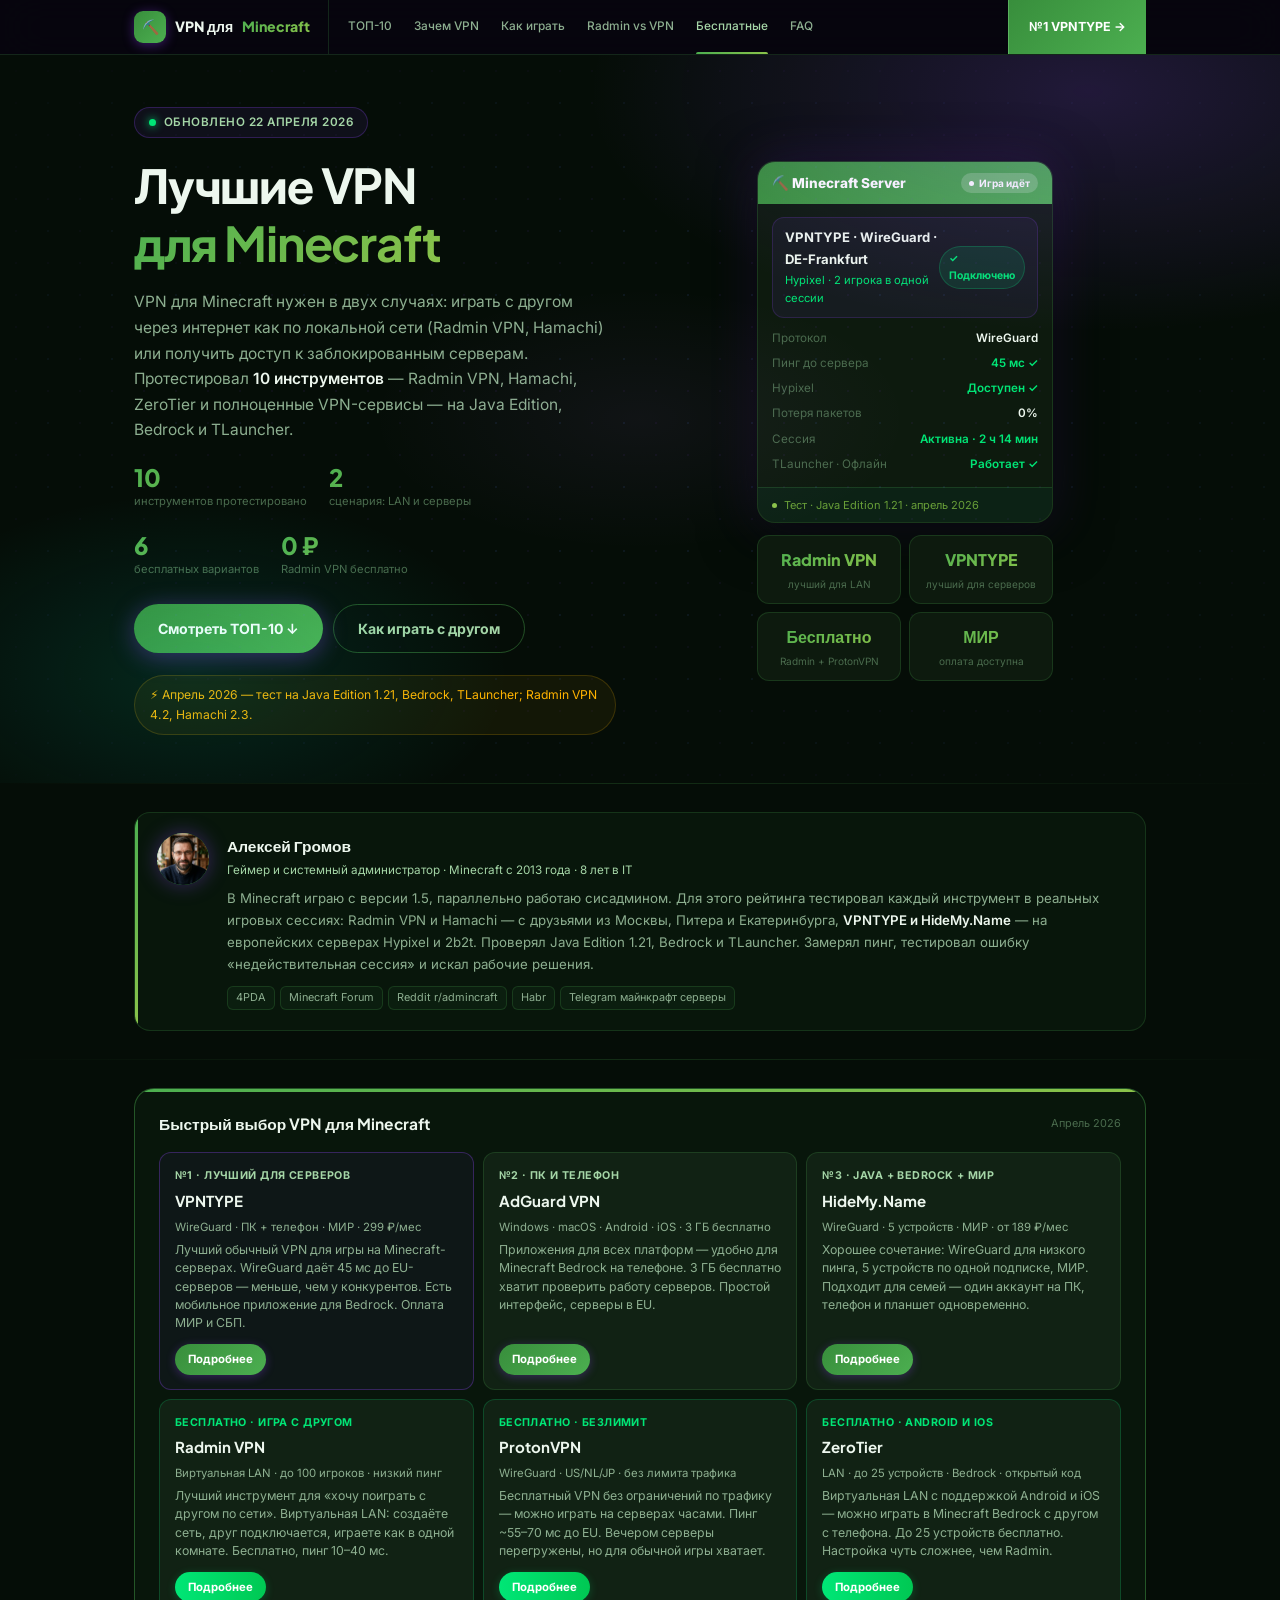
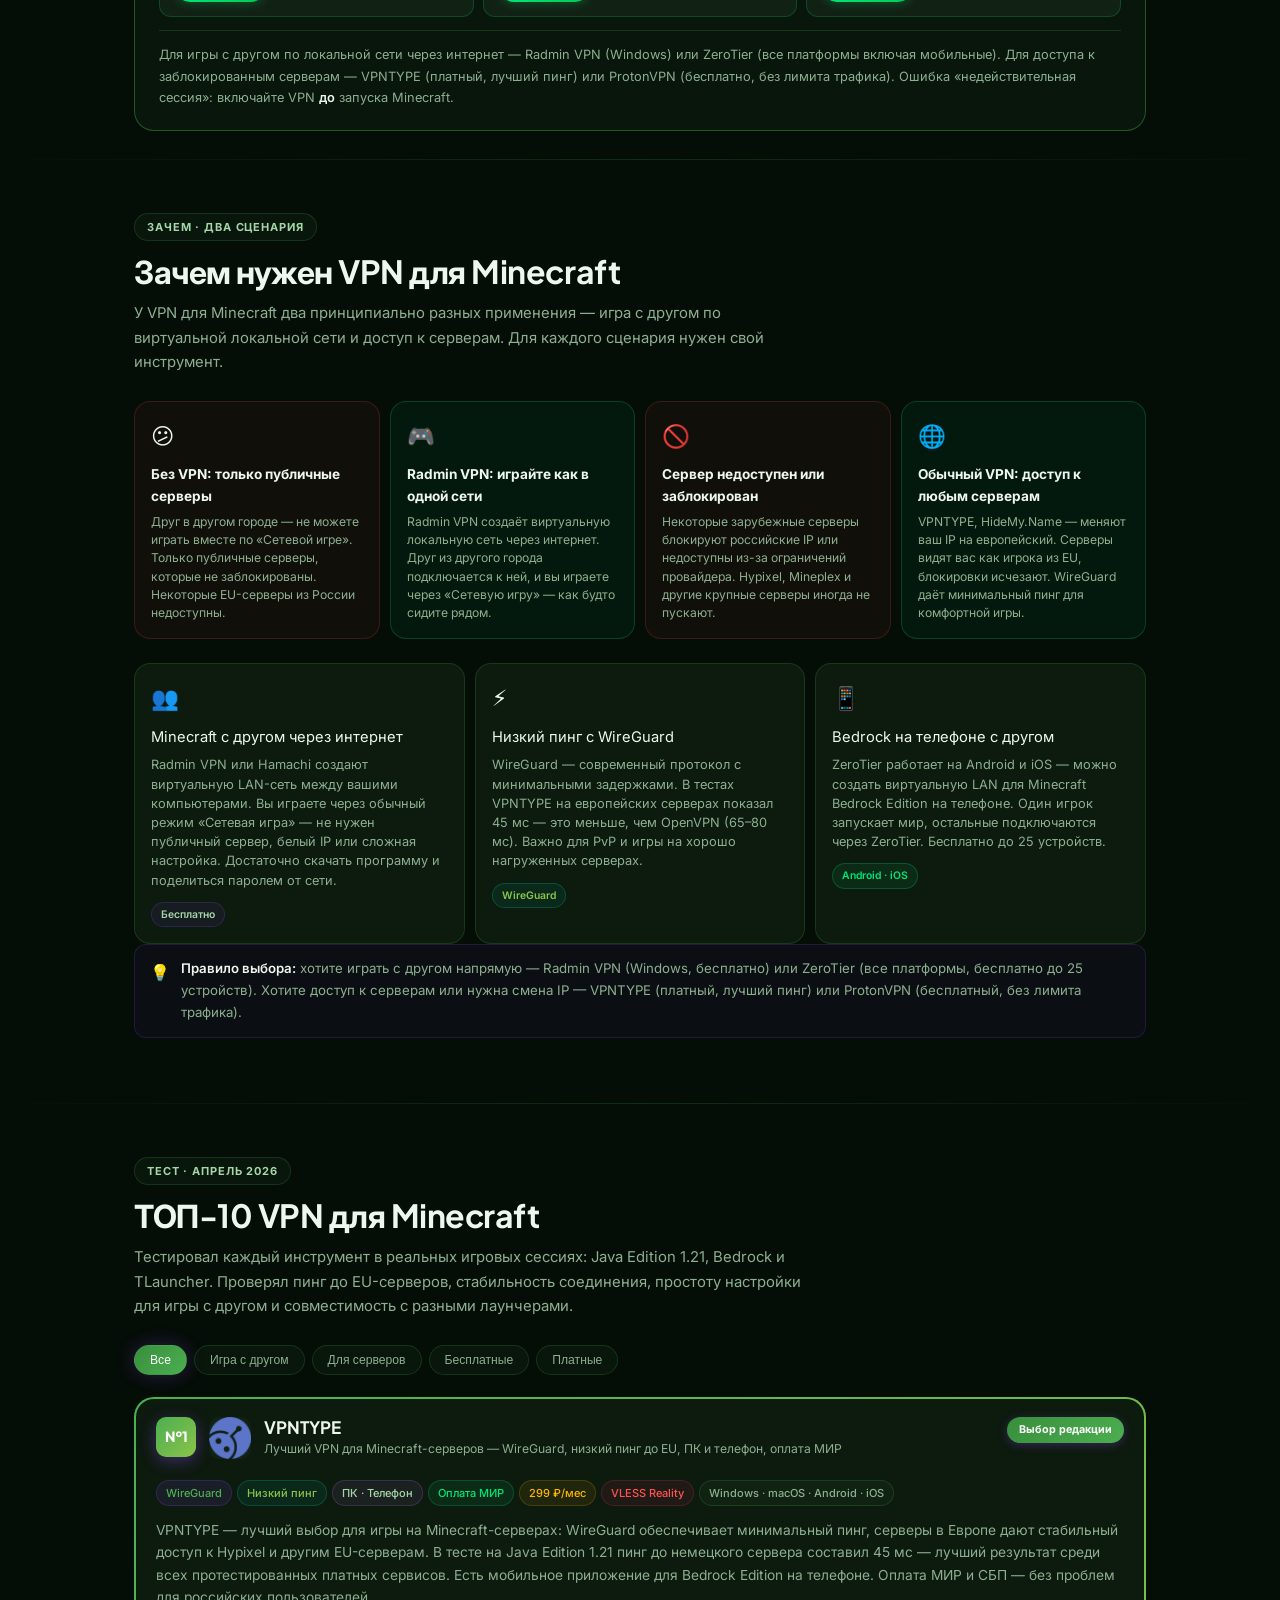
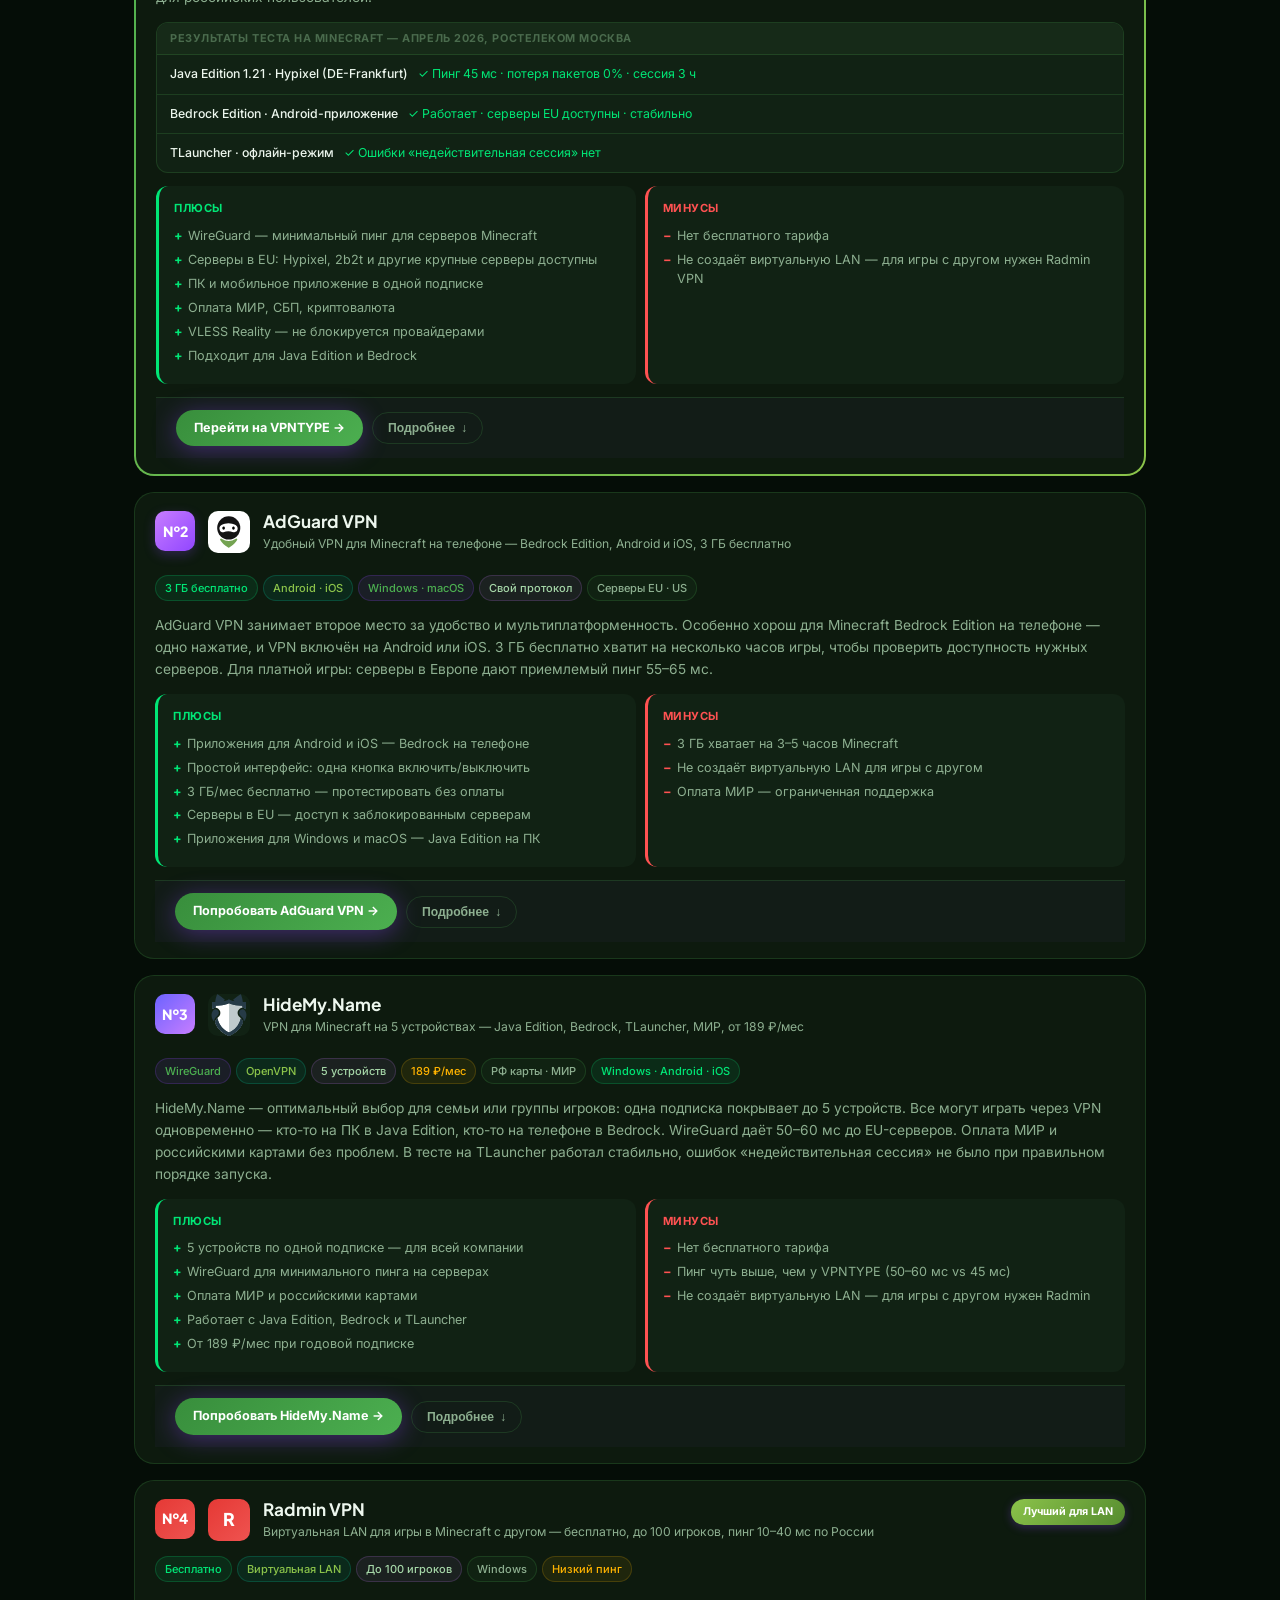
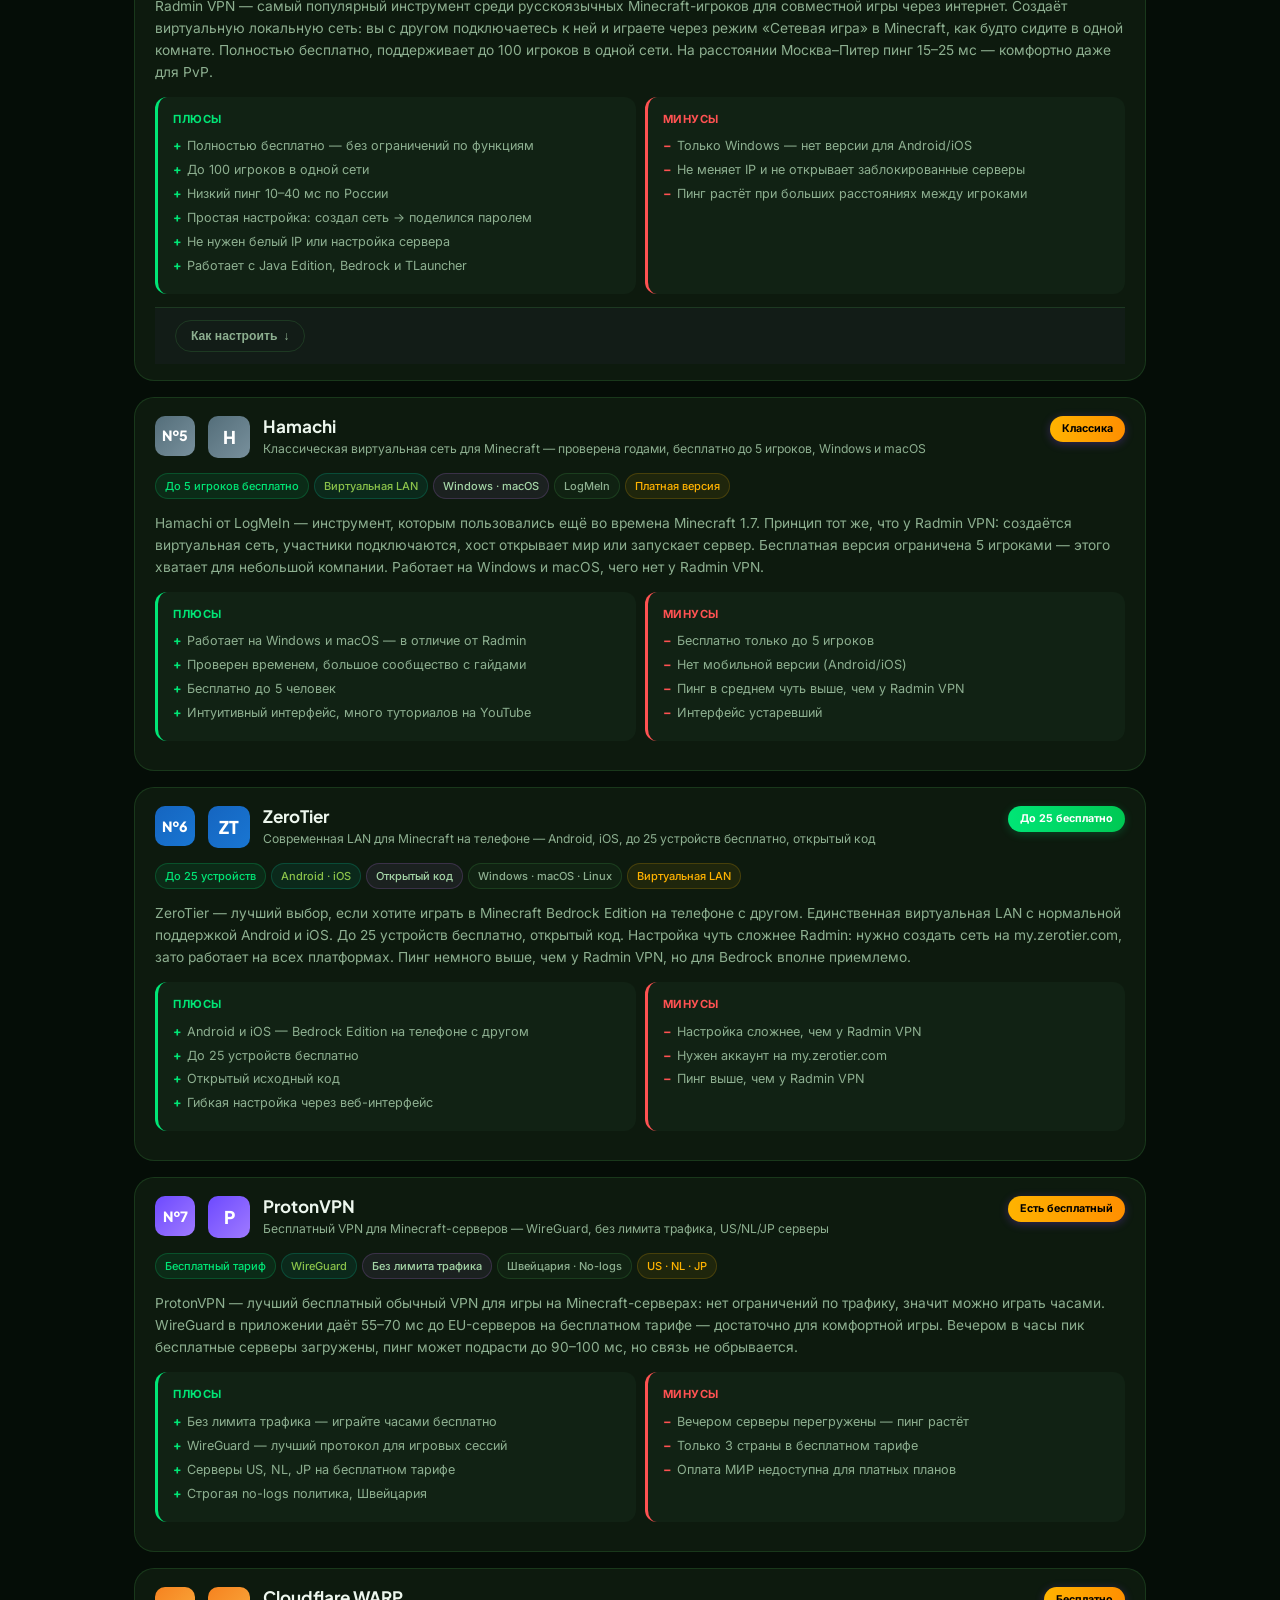
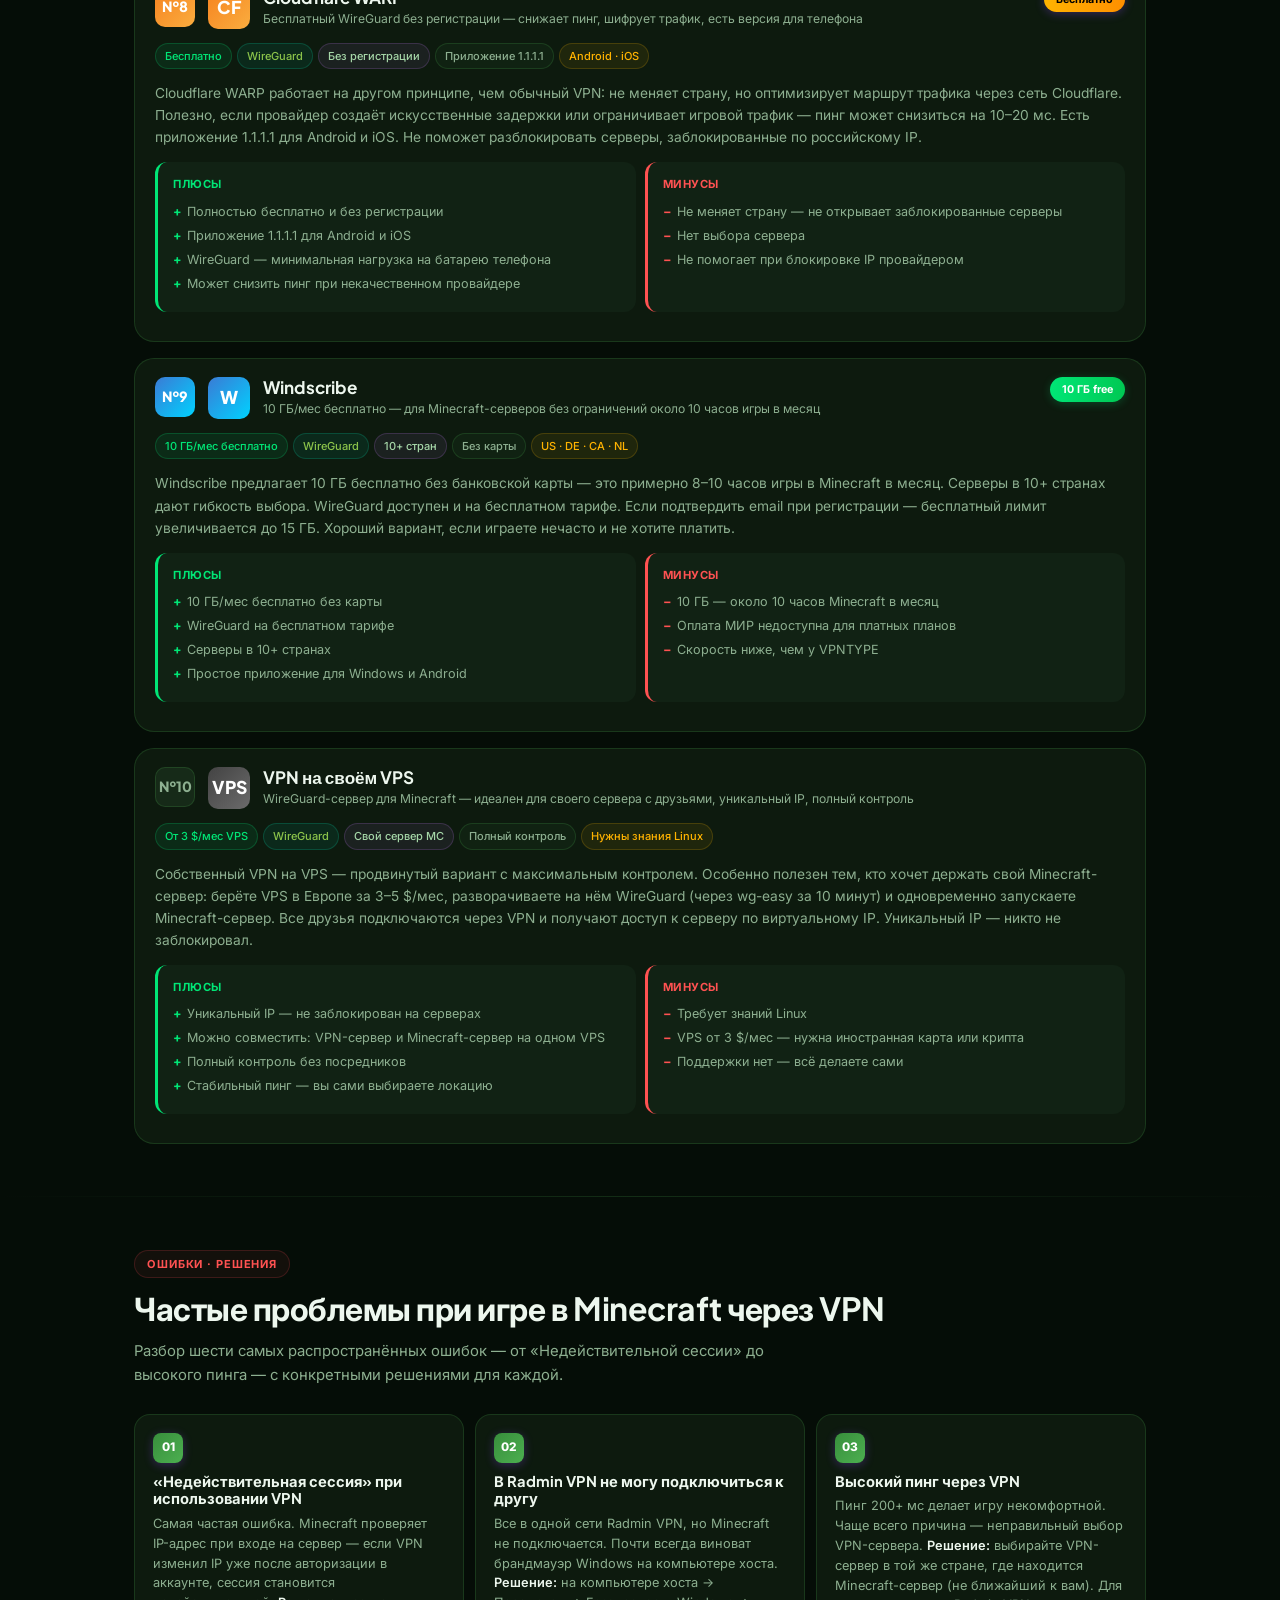
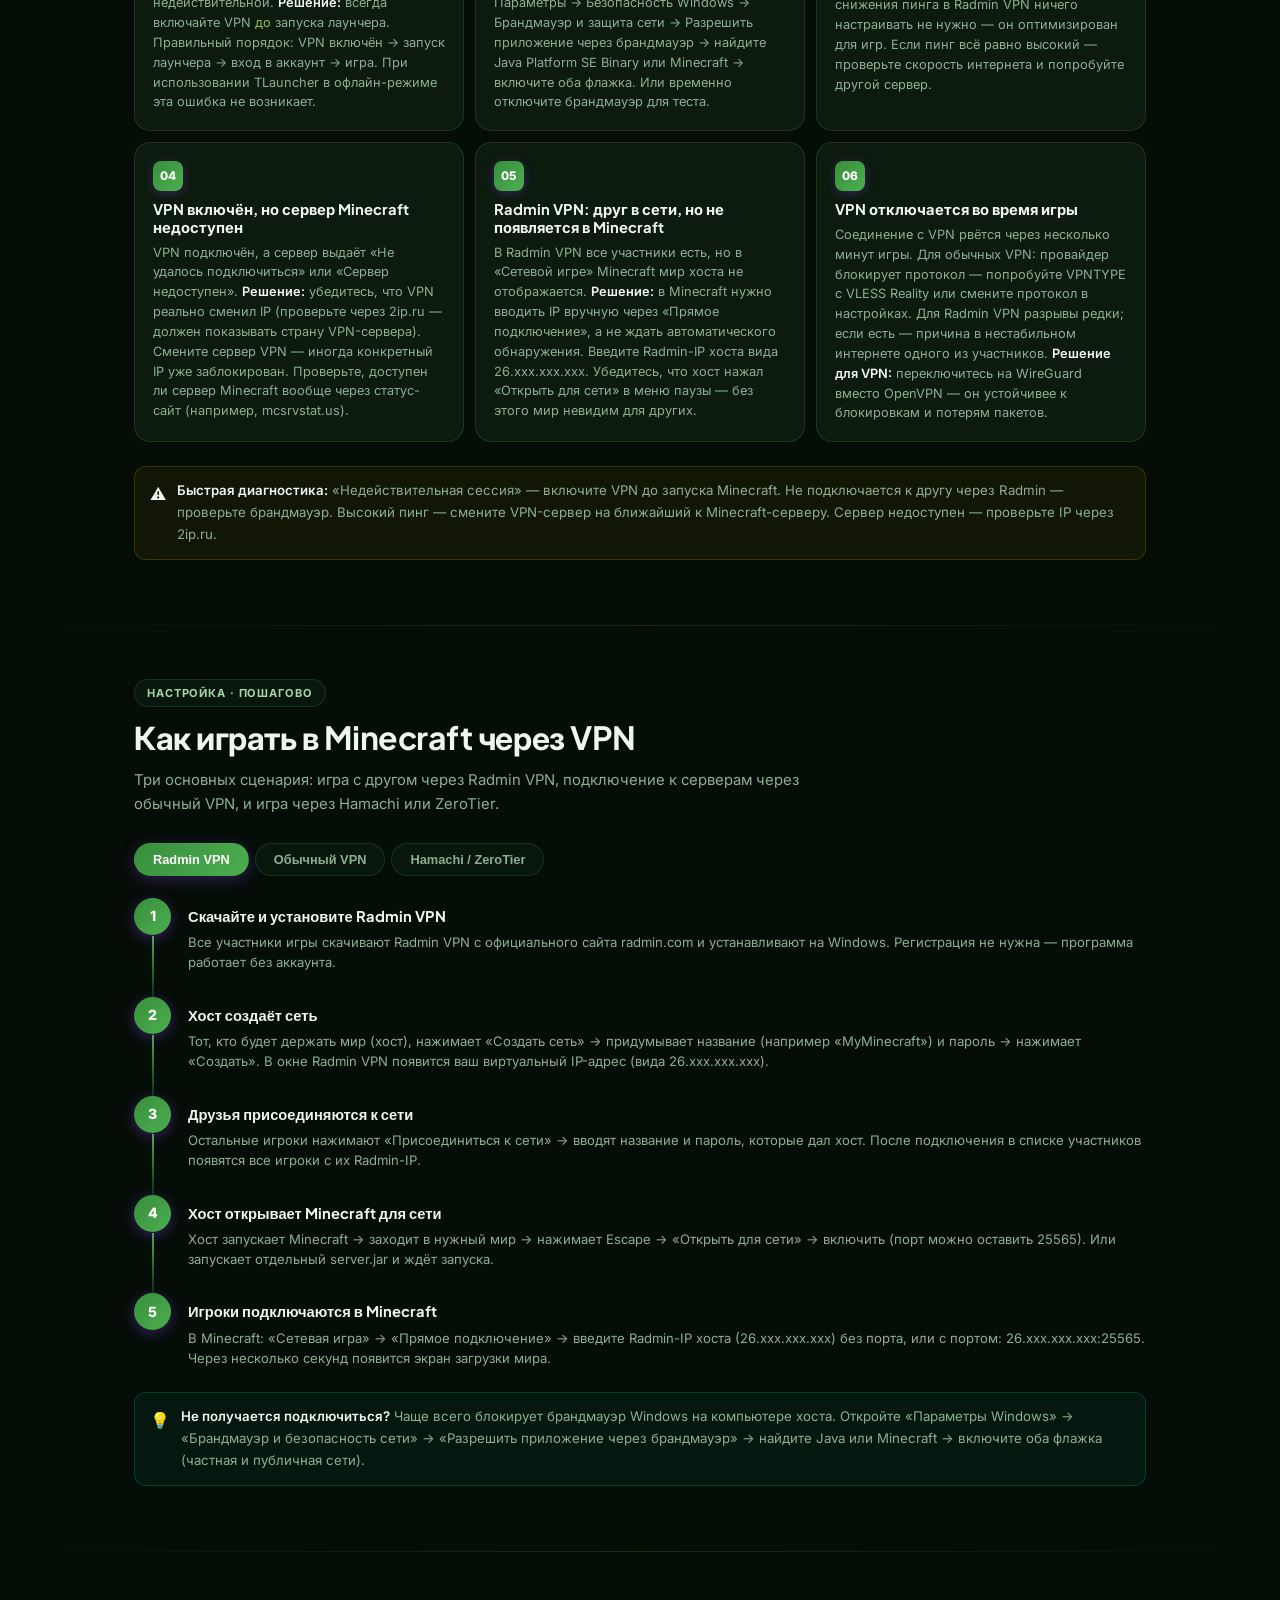
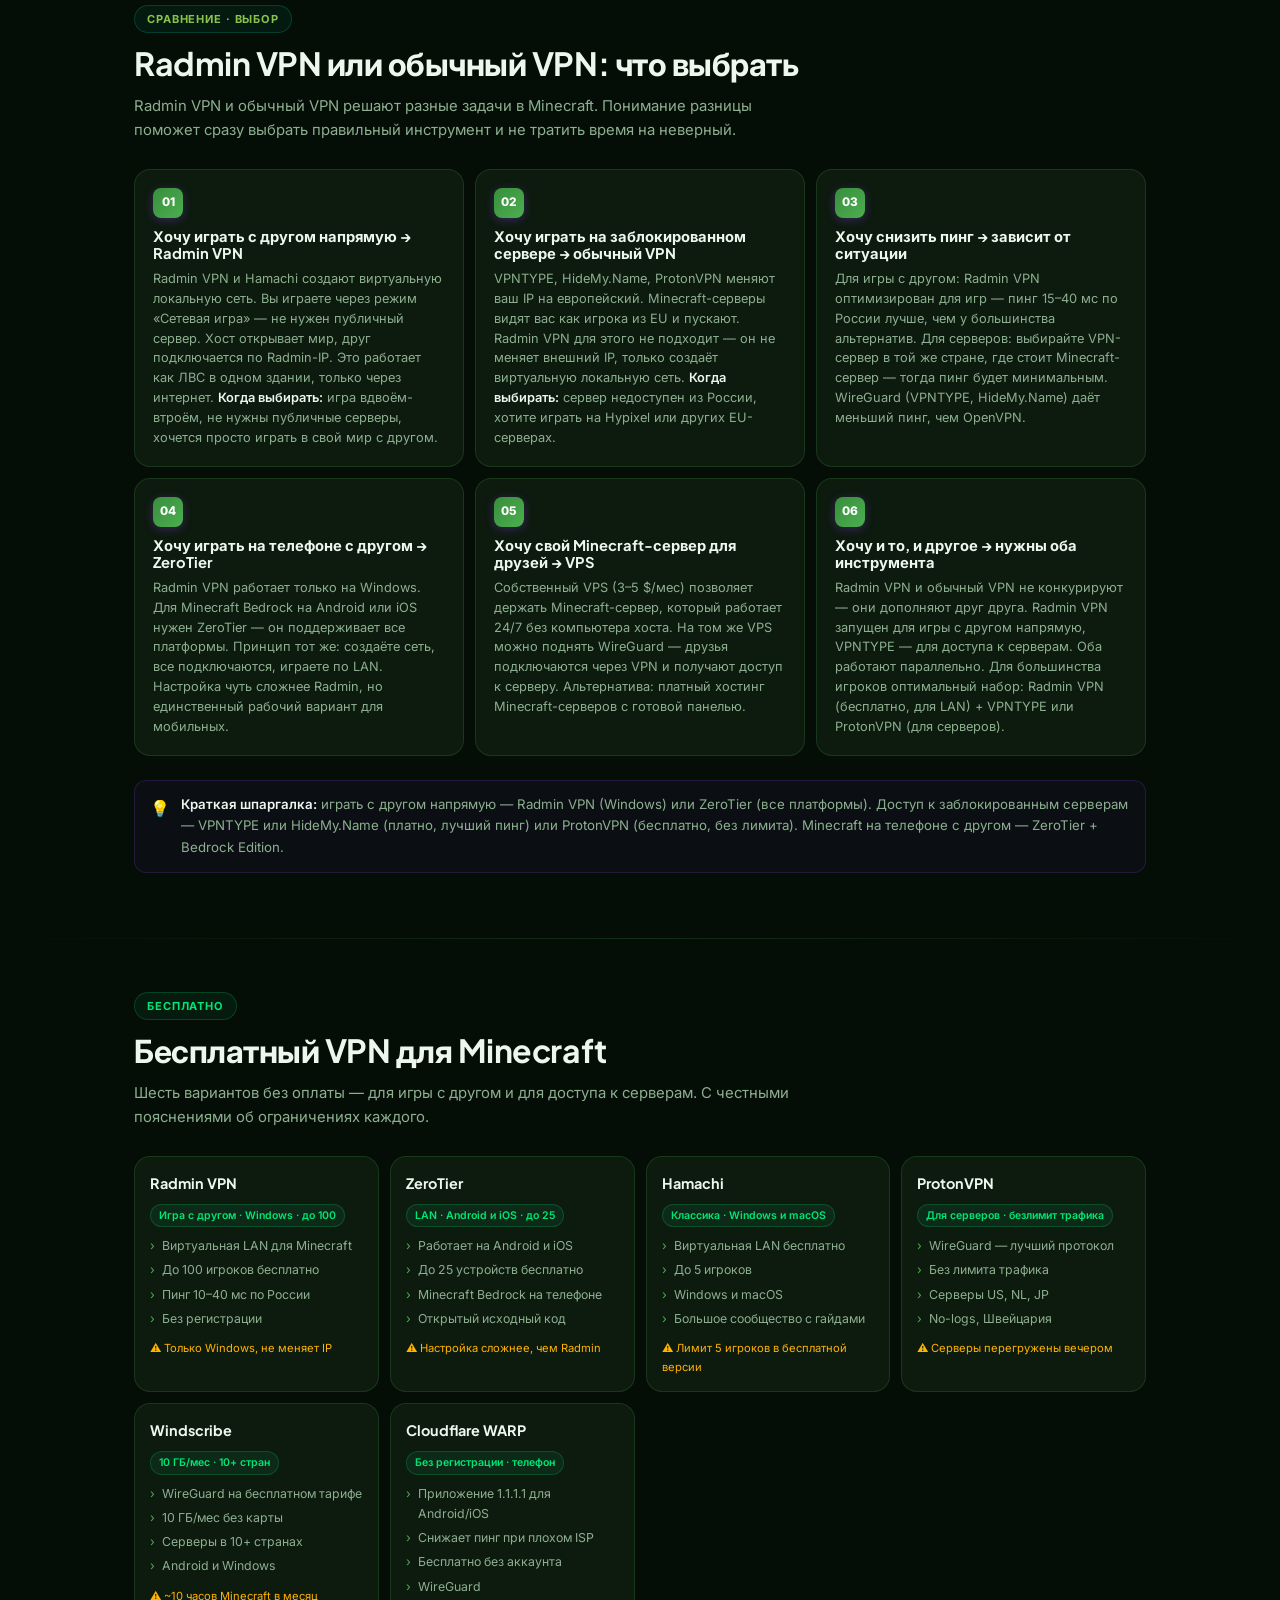
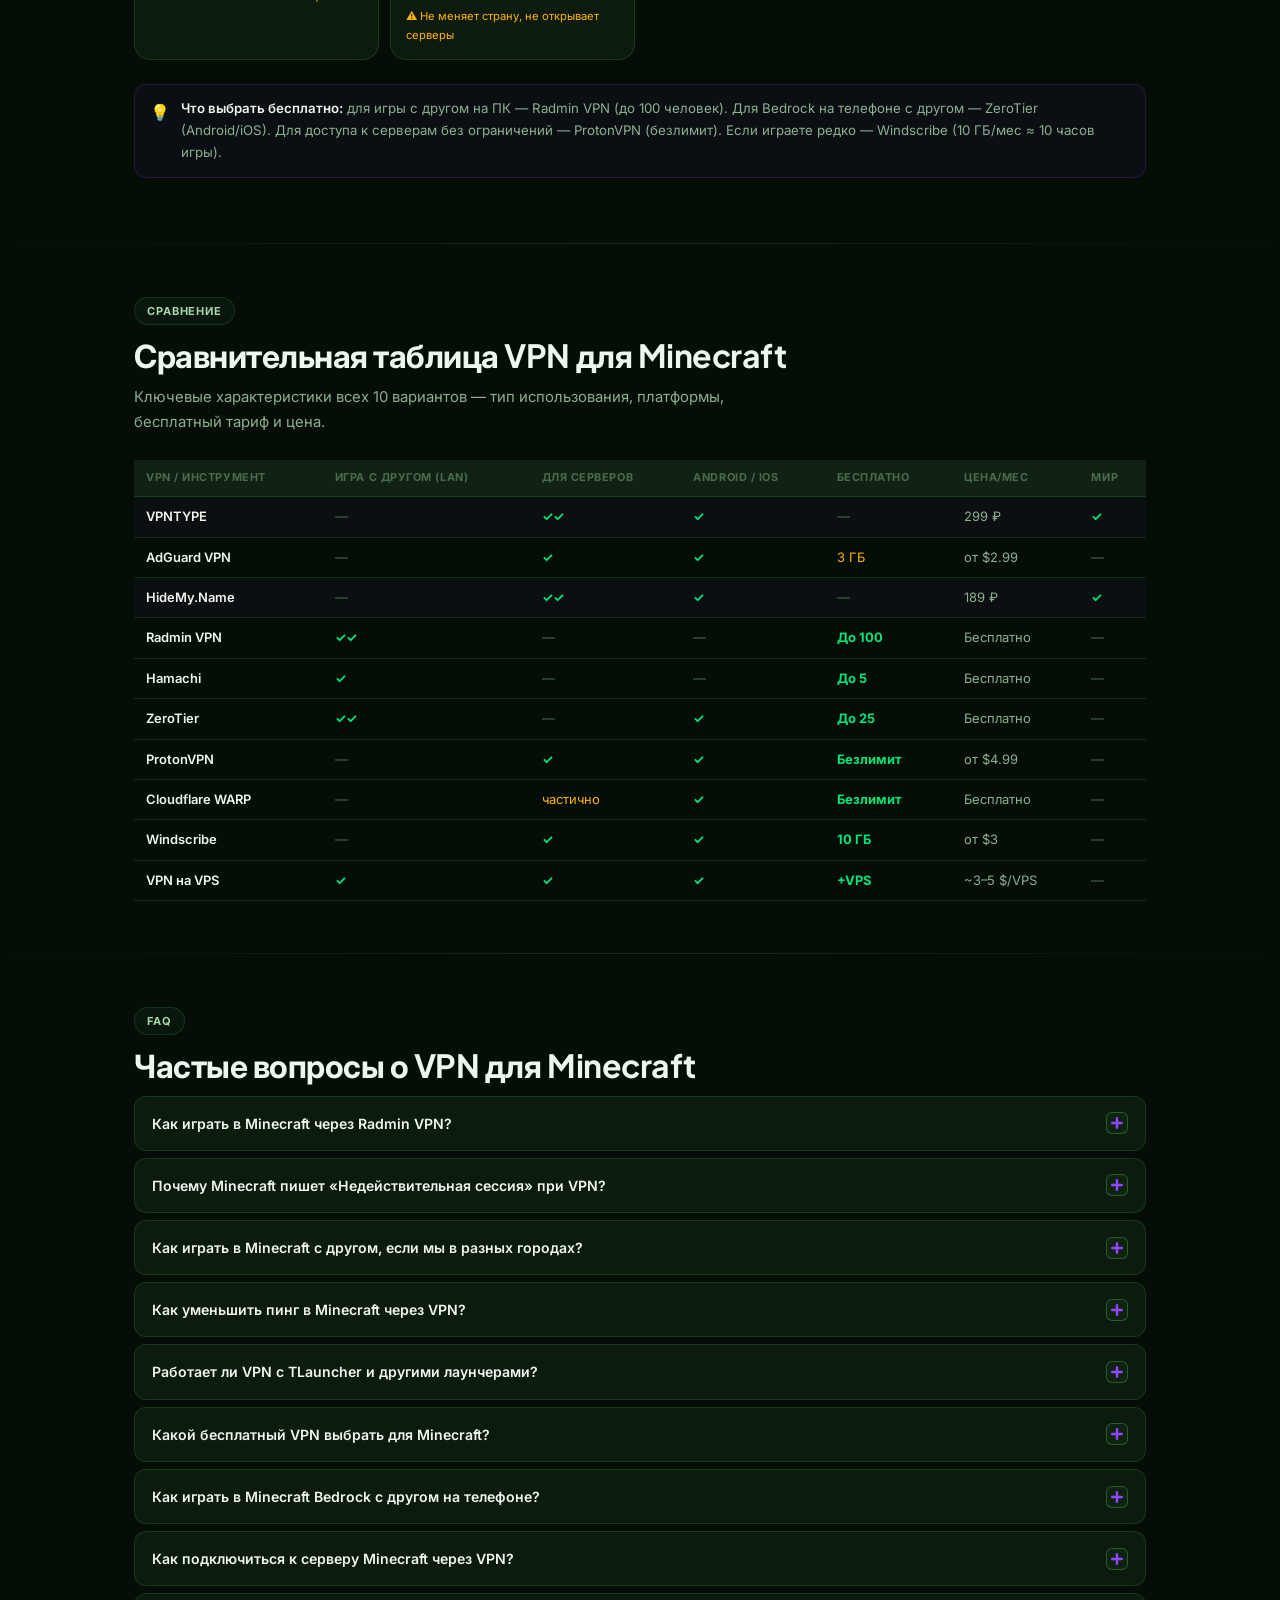
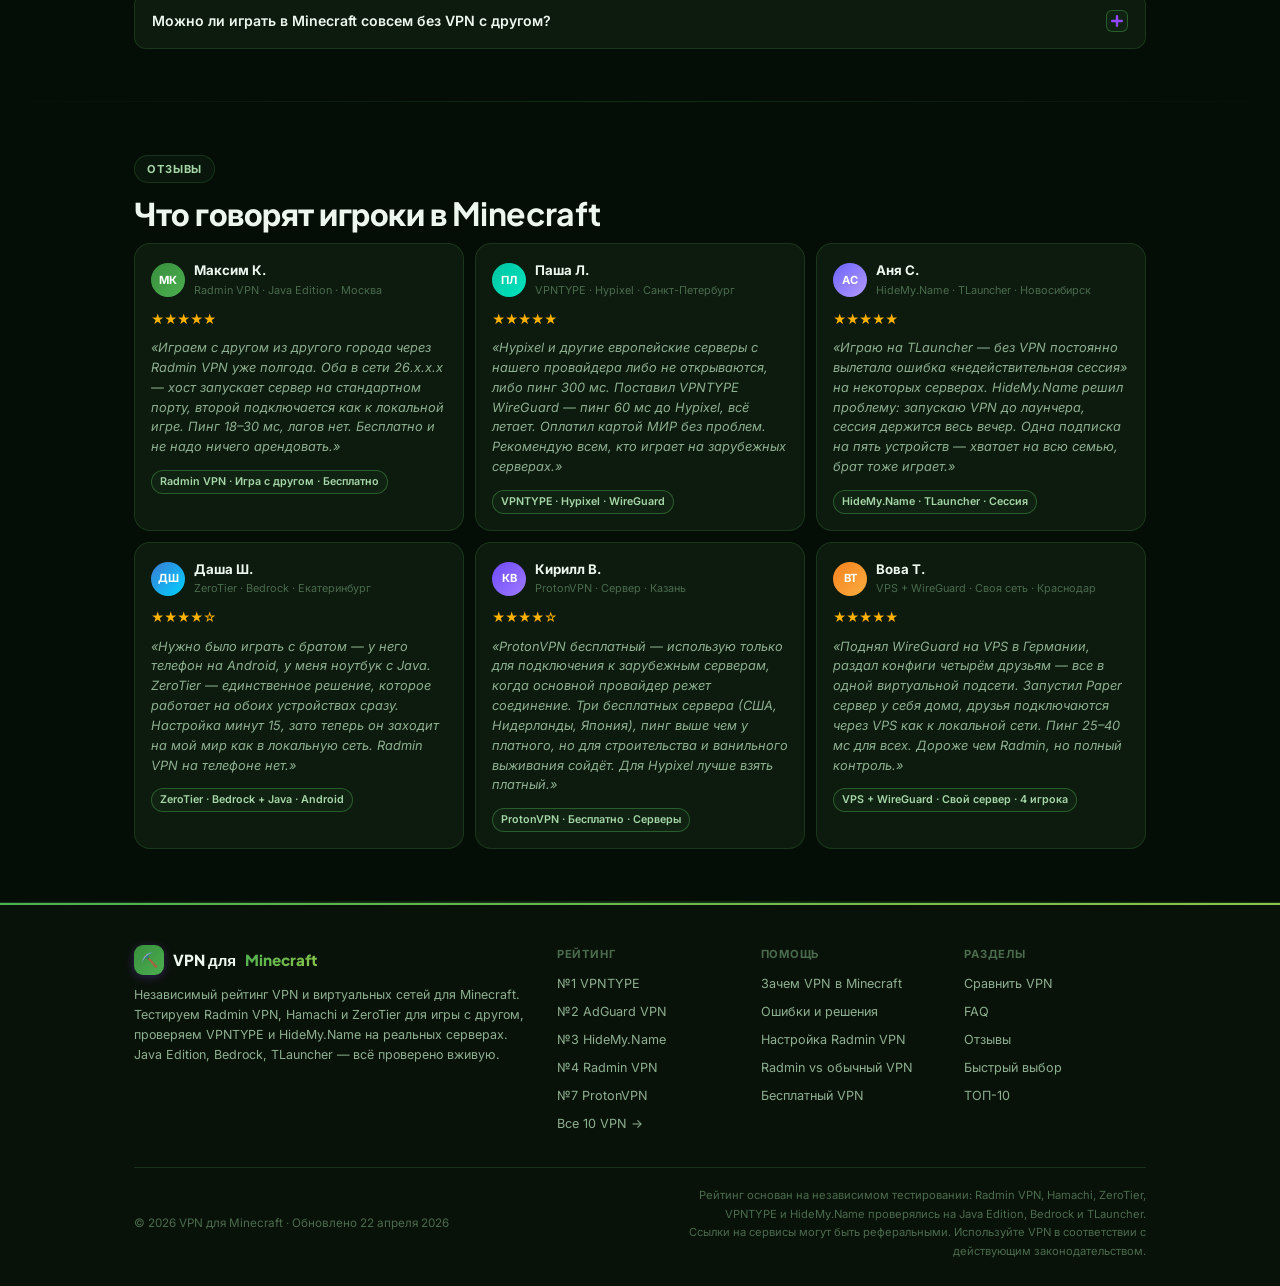
<file: index.html>
<!DOCTYPE html>
<html lang="ru">
<head>
<meta charset="UTF-8">
<meta name="viewport" content="width=device-width, initial-scale=1.0">
<title>Лучшие VPN для Minecraft 2026 — ТОП-10: Radmin VPN, игра с другом по сети</title>
<meta name="description" content="ТОП-10 VPN для Minecraft 2026: Radmin VPN, Hamachi, ZeroTier и обычные VPN-сервисы. Как играть с другом по сети, настройка Radmin VPN пошагово, ошибка «недействительная сессия» — решение. Апрель 2026.">
<meta name="keywords" content="впн для майнкрафт, радмин впн майнкрафт, как играть через радмин впн майнкрафт, бесплатный впн для майнкрафта, майнкрафт через впн, впн для игры с другом в майнкрафт">
<link rel="icon" type="image/svg+xml" href="favicon.svg">
<link rel="shortcut icon" href="favicon.svg">
<link rel="apple-touch-icon" href="favicon.svg">
<meta name="theme-color" content="#4CAF50">
<link rel="stylesheet" href="styles.css">
<link rel="preconnect" href="https://fonts.googleapis.com">
<link rel="preconnect" href="https://fonts.gstatic.com" crossorigin>
<link href="https://fonts.googleapis.com/css2?family=Plus+Jakarta+Sans:wght@400;500;600;700;800&family=Inter:wght@400;500;600;700&display=swap" rel="stylesheet">
<meta property="og:title" content="Лучшие VPN для Minecraft 2026 — ТОП-10 рабочих вариантов">
<meta property="og:description" content="Radmin VPN, Hamachi, ZeroTier и обычные VPN для Minecraft. Как играть с другом по сети, как обойти блокировку серверов, «недействительная сессия» — разбор. Апрель 2026.">
<meta property="og:type" content="article">
<meta property="og:locale" content="ru_RU">
  <!-- Yandex.Metrika counter -->
<script type="text/javascript">
    (function(m,e,t,r,i,k,a){
        m[i]=m[i]||function(){(m[i].a=m[i].a||[]).push(arguments)};
        m[i].l=1*new Date();
        for (var j = 0; j < document.scripts.length; j++) {if (document.scripts[j].src === r) { return; }}
        k=e.createElement(t),a=e.getElementsByTagName(t)[0],k.async=1,k.src=r,a.parentNode.insertBefore(k,a)
    })(window, document,'script','https://mc.yandex.ru/metrika/tag.js?id=108725929', 'ym');

    ym(108725929, 'init', {ssr:true, webvisor:true, clickmap:true, ecommerce:"dataLayer", referrer: document.referrer, url: location.href, accurateTrackBounce:true, trackLinks:true});
</script>
<noscript><div><img src="https://mc.yandex.ru/watch/108725929" style="position:absolute; left:-9999px;" alt="" /></div></noscript>
<!-- /Yandex.Metrika counter -->
<script type="application/ld+json">
{
  "@context": "https://schema.org",
  "@type": "Article",
  "headline": "Лучшие VPN для Minecraft 2026 — ТОП-10: Radmin VPN, игра с другом, обход блокировок серверов",
  "description": "Обзор 10 VPN и виртуальных сетей для Minecraft: Radmin VPN и Hamachi для игры с другом, VPNTYPE и HideMy.Name для серверов. Ошибка «недействительная сессия», высокий пинг, настройка по шагам. Апрель 2026.",
  "datePublished": "2026-04-01",
  "dateModified": "2026-04-22",
  "author": {
    "@type": "Person",
    "name": "Алексей Громов",
    "jobTitle": "Геймер и системный администратор",
    "description": "6 лет в Minecraft, 8 лет в IT. Для этого рейтинга тестировал каждый инструмент на реальных сессиях: Radmin VPN и Hamachi с друзьями в разных городах, VPNTYPE и HideMy.Name для доступа к европейским серверам. Java Edition, Bedrock, TLauncher — всё проверено."
  },
  "publisher": { "@type": "Organization", "name": "VPN для Minecraft · Рейтинг 2026" },
  "inLanguage": "ru"
}
</script>
<script type="application/ld+json">
{
  "@context": "https://schema.org",
  "@type": "ItemList",
  "name": "ТОП-10 VPN для Minecraft 2026",
  "numberOfItems": 10,
  "itemListElement": [
    { "@type": "ListItem", "position": 1,  "name": "VPNTYPE",       "description": "WireGuard VPN для Minecraft-серверов, ПК + телефон, оплата МИР, 299 ₽/мес" },
    { "@type": "ListItem", "position": 2,  "name": "AdGuard VPN",   "description": "VPN-приложения Windows/macOS/Android/iOS для игры на серверах, 3 ГБ бесплатно" },
    { "@type": "ListItem", "position": 3,  "name": "HideMy.Name",   "description": "VPN для Minecraft-серверов, OpenVPN и WireGuard, 5 устройств, МИР, от 189 ₽/мес" },
    { "@type": "ListItem", "position": 4,  "name": "Radmin VPN",    "description": "Виртуальная LAN для игры с другом, бесплатно, до 100 игроков, минимальный пинг" },
    { "@type": "ListItem", "position": 5,  "name": "Hamachi",       "description": "Классическая виртуальная сеть для Minecraft, бесплатно до 5 игроков" },
    { "@type": "ListItem", "position": 6,  "name": "ZeroTier",      "description": "Современная LAN для Minecraft, до 25 устройств бесплатно, Android и iOS" },
    { "@type": "ListItem", "position": 7,  "name": "ProtonVPN",     "description": "Бесплатный VPN для Minecraft-серверов, WireGuard, без лимита трафика" },
    { "@type": "ListItem", "position": 8,  "name": "Cloudflare WARP","description": "Бесплатный WireGuard, снижает пинг, без регистрации, для серверов" },
    { "@type": "ListItem", "position": 9,  "name": "Windscribe",    "description": "VPN для Minecraft, 10 ГБ/мес бесплатно, серверы в 10+ странах" },
    { "@type": "ListItem", "position": 10, "name": "VPN через VPS", "description": "Собственный WireGuard-сервер — для игры с друзьями и своего сервера Minecraft" }
  ]
}
</script>
<script type="application/ld+json">
{
  "@context": "https://schema.org",
  "@type": "FAQPage",
  "mainEntity": [
    {
      "@type": "Question",
      "name": "Как играть в Minecraft через Radmin VPN?",
      "acceptedAnswer": { "@type": "Answer", "text": "Все участники устанавливают Radmin VPN. Хост нажимает «Создать сеть» — задаёт название и пароль. Остальные нажимают «Присоединиться к сети» и вводят эти данные. После подключения хост в Minecraft открывает мир для сети (Escape → «Открыть для сети») или запускает сервер. Остальные игроки в Minecraft: «Сетевая игра» → «Прямое подключение» → вводят IP-адрес хоста из окна Radmin VPN (столбец «IP Radmin»). Порт по умолчанию — 25565." }
    },
    {
      "@type": "Question",
      "name": "Почему Minecraft пишет «Недействительная сессия» при использовании VPN?",
      "acceptedAnswer": { "@type": "Answer", "text": "Ошибка «Недействительная сессия» возникает, когда VPN меняет IP-адрес уже после входа в аккаунт Minecraft — сессия на серверах Mojang привязана к IP. Решение: включите VPN до запуска Minecraft и входа в аккаунт. При использовании TLauncher или другого лаунчера в офлайн-режиме эта ошибка не возникает." }
    },
    {
      "@type": "Question",
      "name": "Какой VPN лучше для Minecraft?",
      "acceptedAnswer": { "@type": "Answer", "text": "Зависит от цели. Для игры с другом по локальной сети: Radmin VPN — бесплатно, до 100 игроков, низкий пинг, самый популярный среди русскоязычных игроков. Для доступа к серверам и обхода блокировок: VPNTYPE — лучший по тестам апреля 2026, WireGuard, 299 ₽/мес, оплата МИР. Бесплатно для серверов: ProtonVPN (без лимита трафика). Для Bedrock на телефоне с другом: ZeroTier (Android/iOS)." }
    },
    {
      "@type": "Question",
      "name": "Как уменьшить пинг в Minecraft через VPN?",
      "acceptedAnswer": { "@type": "Answer", "text": "Выбирайте VPN-сервер в той же стране, где находится сервер Minecraft — это сокращает маршрут. WireGuard даёт меньший пинг, чем OpenVPN. Radmin VPN оптимизирован для игр — пинг между игроками в пределах России обычно 10–40 мс. Cloudflare WARP снижает пинг на серверах с Cloudflare-защитой." }
    },
    {
      "@type": "Question",
      "name": "Работает ли VPN с TLauncher?",
      "acceptedAnswer": { "@type": "Answer", "text": "Да, VPN работает с TLauncher, Badlion, Lunar Client, SKLauncher и любыми другими лаунчерами. Главное правило: включайте VPN до запуска лаунчера. TLauncher в офлайн-режиме не проверяет сессию на серверах Mojang, поэтому ошибка «недействительная сессия» при смене IP не возникает. Для Radmin VPN лаунчер не важен — виртуальная LAN работает на уровне сети." }
    }
  ]
}
</script>
</head>

<body>
<div id="read-progress"></div>

<!-- NAVIGATION -->
<nav class="site-nav" role="navigation" aria-label="Основная навигация">
  <div class="container">
    <div class="nav-inner">
      <a href="#" class="nav-logo">
        <div class="logo-icon">⛏️</div>
        VPN для <span class="logo-word">Minecraft</span>
      </a>
      <ul class="nav-tabs">
        <li><a href="#top10">ТОП-10</a></li>
        <li><a href="#why-minecraft">Зачем VPN</a></li>
        <li><a href="#setup">Как играть</a></li>
        <li><a href="#radmin-vs-vpn">Radmin vs VPN</a></li>
        <li><a href="#free">Бесплатные</a></li>
        <li><a href="#faq">FAQ</a></li>
      </ul>
      <a href="#vpntype-card" class="nav-cta">№1 VPNTYPE →</a>
      <button class="burger" id="burger-btn" aria-label="Меню" aria-expanded="false">
        <span></span><span></span><span></span>
      </button>
    </div>
  </div>
</nav>

<div class="mobile-menu" id="mobile-menu">
  <a href="#top10">ТОП-10 VPN для Minecraft</a>
  <a href="#why-minecraft">Зачем VPN для Minecraft</a>
  <a href="#errors">Ошибки: «недействительная сессия» и другие</a>
  <a href="#setup">Как играть через Radmin VPN и VPN</a>
  <a href="#radmin-vs-vpn">Radmin VPN или обычный VPN</a>
  <a href="#free">Бесплатный VPN для Minecraft</a>
  <a href="#compare">Сравнительная таблица</a>
  <a href="#faq">Частые вопросы</a>
  <a href="#vpntype-card" class="mm-cta">Попробовать VPNTYPE №1 →</a>
</div>

<!-- HERO -->
<section class="hero" aria-label="Введение">
  <div class="hero-bg"></div>
  <div class="container">
    <div class="hero-grid">
      <div class="hero-content">
        <div class="hero-eyebrow fade-up">
          <span class="live-dot"></span>Обновлено 22 апреля 2026
        </div>
        <h1 class="hero-title fade-up">
          Лучшие VPN<br>
          <span class="hl">для Minecraft</span>
        </h1>
        <p class="hero-desc fade-up delay-1">
          VPN для Minecraft нужен в двух случаях: играть с другом через интернет как по локальной сети (Radmin VPN, Hamachi) или получить доступ к заблокированным серверам. Протестировал <strong>10 инструментов</strong> — Radmin VPN, Hamachi, ZeroTier и полноценные VPN-сервисы — на Java Edition, Bedrock и TLauncher.
        </p>
        <div class="hero-stats fade-up delay-2">
          <div class="hero-stat"><span class="stat-val">10</span><span class="stat-lbl">инструментов протестировано</span></div>
          <div class="hero-stat"><span class="stat-val">2</span><span class="stat-lbl">сценария: LAN и серверы</span></div>
          <div class="hero-stat"><span class="stat-val">6</span><span class="stat-lbl">бесплатных вариантов</span></div>
          <div class="hero-stat"><span class="stat-val">0 ₽</span><span class="stat-lbl">Radmin VPN бесплатно</span></div>
        </div>
        <div class="hero-actions fade-up delay-3">
          <a href="#top10" class="btn btn-primary">Смотреть ТОП-10 ↓</a>
          <a href="#setup" class="btn btn-ghost">Как играть с другом</a>
        </div>
        <div class="update-bar fade-up delay-3">
          ⚡ Апрель 2026 — тест на Java Edition 1.21, Bedrock, TLauncher; Radmin VPN 4.2, Hamachi 2.3.
        </div>
      </div>
      <div class="hero-visual">
        <div class="twitch-widget">
          <div class="tw-header">
            <div class="tw-logo">⛏️ Minecraft Server</div>
            <div class="tw-live-pill">
              <span class="tw-blink"></span>Игра идёт
            </div>
          </div>
          <div class="tw-body">
            <div class="tw-stream-row">
              <div>
                <div class="tw-stream-name">VPNTYPE · WireGuard · DE-Frankfurt</div>
                <div class="tw-stream-status">Hypixel · 2 игрока в одной сессии</div>
              </div>
              <div class="tw-status-badge">✓ Подключено</div>
            </div>
            <div class="tw-stats">
              <div class="tw-stat-row">
                <span class="tw-stat-key">Протокол</span>
                <span class="tw-stat-val">WireGuard</span>
              </div>
              <div class="tw-stat-row">
                <span class="tw-stat-key">Пинг до сервера</span>
                <span class="tw-stat-val" style="color:var(--green)">45 мс ✓</span>
              </div>
              <div class="tw-stat-row">
                <span class="tw-stat-key">Hypixel</span>
                <span class="tw-stat-val" style="color:var(--green)">Доступен ✓</span>
              </div>
              <div class="tw-stat-row">
                <span class="tw-stat-key">Потеря пакетов</span>
                <span class="tw-stat-val">0%</span>
              </div>
              <div class="tw-stat-row">
                <span class="tw-stat-key">Сессия</span>
                <span class="tw-stat-val" style="color:var(--green)">Активна · 2 ч 14 мин</span>
              </div>
              <div class="tw-stat-row">
                <span class="tw-stat-key">TLauncher · Офлайн</span>
                <span class="tw-stat-val" style="color:var(--green)">Работает ✓</span>
              </div>
            </div>
          </div>
          <div class="tw-footer">
            <div class="tw-footer-dot"></div>
            Тест · Java Edition 1.21 · апрель 2026
          </div>
        </div>
        <div class="hero-side-grid">
          <div class="hero-side-card"><div class="val">Radmin VPN</div><div class="lbl">лучший для LAN</div></div>
          <div class="hero-side-card"><div class="val">VPNTYPE</div><div class="lbl">лучший для серверов</div></div>
          <div class="hero-side-card"><div class="val">Бесплатно</div><div class="lbl">Radmin + ProtonVPN</div></div>
          <div class="hero-side-card"><div class="val">МИР</div><div class="lbl">оплата доступна</div></div>
        </div>
      </div>
    </div>
  </div>
</section>

<div class="divider"></div>

<!-- AUTHOR -->
<section class="section-sm">
  <div class="container">
    <div class="author-box">
      <div class="author-photo">
        <img src="author.jpg" alt="Алексей Громов" onerror="this.style.display='none';this.parentNode.innerHTML='&#128100;'">
      </div>
      <div class="author-info">
        <div class="author-name">Алексей Громов</div>
        <div class="author-role">Геймер и системный администратор · Minecraft с 2013 года · 8 лет в IT</div>
        <p class="author-bio">
          В Minecraft играю с версии 1.5, параллельно работаю сисадмином. Для этого рейтинга тестировал каждый инструмент в реальных игровых сессиях: Radmin VPN и Hamachi — с друзьями из Москвы, Питера и Екатеринбурга, <strong>VPNTYPE и HideMy.Name</strong> — на европейских серверах Hypixel и 2b2t. Проверял Java Edition 1.21, Bedrock и TLauncher. Замерял пинг, тестировал ошибку «недействительная сессия» и искал рабочие решения.
        </p>
        <div class="author-pubs">
          <span class="author-pub">4PDA</span>
          <span class="author-pub">Minecraft Forum</span>
          <span class="author-pub">Reddit r/admincraft</span>
          <span class="author-pub">Habr</span>
          <span class="author-pub">Telegram майнкрафт серверы</span>
        </div>
      </div>
    </div>
  </div>
</section>

<div class="divider"></div>
<!-- TL;DR -->
<section class="section-sm" id="tldr">
  <div class="container">
    <div class="tldr-panel">
      <div class="tldr-header">
        <div class="tldr-label">Быстрый выбор VPN для Minecraft</div>
        <div class="tldr-updated">Апрель 2026</div>
      </div>
      <div class="tldr-grid">
        <div class="tldr-card featured">
          <div class="tldr-rank">№1 · Лучший для серверов</div>
          <div class="tldr-name">VPNTYPE</div>
          <div class="tldr-tag">WireGuard · ПК + телефон · МИР · 299 ₽/мес</div>
          <div class="tldr-desc">Лучший обычный VPN для игры на Minecraft-серверах. WireGuard даёт 45 мс до EU-серверов — меньше, чем у конкурентов. Есть мобильное приложение для Bedrock. Оплата МИР и СБП.</div>
          <a href="#vpntype-card" class="tldr-btn">Подробнее</a>
        </div>
        <div class="tldr-card">
          <div class="tldr-rank">№2 · ПК и телефон</div>
          <div class="tldr-name">AdGuard VPN</div>
          <div class="tldr-tag">Windows · macOS · Android · iOS · 3 ГБ бесплатно</div>
          <div class="tldr-desc">Приложения для всех платформ — удобно для Minecraft Bedrock на телефоне. 3 ГБ бесплатно хватит проверить работу серверов. Простой интерфейс, серверы в EU.</div>
          <a href="#adguard-card" class="tldr-btn">Подробнее</a>
        </div>
        <div class="tldr-card">
          <div class="tldr-rank">№3 · Java + Bedrock + МИР</div>
          <div class="tldr-name">HideMy.Name</div>
          <div class="tldr-tag">WireGuard · 5 устройств · МИР · от 189 ₽/мес</div>
          <div class="tldr-desc">Хорошее сочетание: WireGuard для низкого пинга, 5 устройств по одной подписке, МИР. Подходит для семей — один аккаунт на ПК, телефон и планшет одновременно.</div>
          <a href="#hidemy-card" class="tldr-btn">Подробнее</a>
        </div>
        <div class="tldr-card free">
          <div class="tldr-rank">Бесплатно · Игра с другом</div>
          <div class="tldr-name">Radmin VPN</div>
          <div class="tldr-tag">Виртуальная LAN · до 100 игроков · низкий пинг</div>
          <div class="tldr-desc">Лучший инструмент для «хочу поиграть с другом по сети». Виртуальная LAN: создаёте сеть, друг подключается, играете как в одной комнате. Бесплатно, пинг 10–40 мс.</div>
          <a href="#radmin-card" class="tldr-btn">Подробнее</a>
        </div>
        <div class="tldr-card free">
          <div class="tldr-rank">Бесплатно · Безлимит</div>
          <div class="tldr-name">ProtonVPN</div>
          <div class="tldr-tag">WireGuard · US/NL/JP · без лимита трафика</div>
          <div class="tldr-desc">Бесплатный VPN без ограничений по трафику — можно играть на серверах часами. Пинг ~55–70 мс до EU. Вечером серверы перегружены, но для обычной игры хватает.</div>
          <a href="#proton-card" class="tldr-btn">Подробнее</a>
        </div>
        <div class="tldr-card free">
          <div class="tldr-rank">Бесплатно · Android и iOS</div>
          <div class="tldr-name">ZeroTier</div>
          <div class="tldr-tag">LAN · до 25 устройств · Bedrock · открытый код</div>
          <div class="tldr-desc">Виртуальная LAN с поддержкой Android и iOS — можно играть в Minecraft Bedrock с другом с телефона. До 25 устройств бесплатно. Настройка чуть сложнее, чем Radmin.</div>
          <a href="#zerotier-card" class="tldr-btn">Подробнее</a>
        </div>
      </div>
      <div class="tldr-note">
        Для игры с другом по локальной сети через интернет — Radmin VPN (Windows) или ZeroTier (все платформы включая мобильные). Для доступа к заблокированным серверам — VPNTYPE (платный, лучший пинг) или ProtonVPN (бесплатно, без лимита трафика). Ошибка «недействительная сессия»: включайте VPN <strong>до</strong> запуска Minecraft.
      </div>
    </div>
  </div>
</section>

<div class="divider"></div>

<!-- ЗАЧЕМ VPN ДЛЯ MINECRAFT -->
<section class="section" id="why-minecraft">
  <div class="container">
    <div class="sec-badge">Зачем · Два сценария</div>
    <h2 class="section-title">Зачем нужен VPN для Minecraft</h2>
    <p class="section-intro">
      У VPN для Minecraft два принципиально разных применения — игра с другом по виртуальной локальной сети и доступ к серверам. Для каждого сценария нужен свой инструмент.
    </p>
    <div class="status-grid">
      <div class="status-card blocked">
        <div class="status-icon">😕</div>
        <div class="status-title">Без VPN: только публичные серверы</div>
        <div class="status-desc">Друг в другом городе — не можете играть вместе по «Сетевой игре». Только публичные серверы, которые не заблокированы. Некоторые EU-серверы из России недоступны.</div>
      </div>
      <div class="status-card works">
        <div class="status-icon">🎮</div>
        <div class="status-title">Radmin VPN: играйте как в одной сети</div>
        <div class="status-desc">Radmin VPN создаёт виртуальную локальную сеть через интернет. Друг из другого города подключается к ней, и вы играете через «Сетевую игру» — как будто сидите рядом.</div>
      </div>
      <div class="status-card blocked">
        <div class="status-icon">🚫</div>
        <div class="status-title">Сервер недоступен или заблокирован</div>
        <div class="status-desc">Некоторые зарубежные серверы блокируют российские IP или недоступны из-за ограничений провайдера. Hypixel, Mineplex и другие крупные серверы иногда не пускают.</div>
      </div>
      <div class="status-card works">
        <div class="status-icon">🌐</div>
        <div class="status-title">Обычный VPN: доступ к любым серверам</div>
        <div class="status-desc">VPNTYPE, HideMy.Name — меняют ваш IP на европейский. Серверы видят вас как игрока из EU, блокировки исчезают. WireGuard даёт минимальный пинг для комфортной игры.</div>
      </div>
    </div>
    <div class="bento-grid">
      <div class="bento-card">
        <div class="bento-icon">👥</div>
        <div class="bento-title">Minecraft с другом через интернет</div>
        <div class="bento-desc">Radmin VPN или Hamachi создают виртуальную LAN-сеть между вашими компьютерами. Вы играете через обычный режим «Сетевая игра» — не нужен публичный сервер, белый IP или сложная настройка. Достаточно скачать программу и поделиться паролем от сети.</div>
        <span class="bento-badge">Бесплатно</span>
      </div>
      <div class="bento-card">
        <div class="bento-icon">⚡</div>
        <div class="bento-title">Низкий пинг с WireGuard</div>
        <div class="bento-desc">WireGuard — современный протокол с минимальными задержками. В тестах VPNTYPE на европейских серверах показал 45 мс — это меньше, чем OpenVPN (65–80 мс). Важно для PvP и игры на хорошо нагруженных серверах.</div>
        <span class="bento-badge teal">WireGuard</span>
      </div>
      <div class="bento-card">
        <div class="bento-icon">📱</div>
        <div class="bento-title">Bedrock на телефоне с другом</div>
        <div class="bento-desc">ZeroTier работает на Android и iOS — можно создать виртуальную LAN для Minecraft Bedrock Edition на телефоне. Один игрок запускает мир, остальные подключаются через ZeroTier. Бесплатно до 25 устройств.</div>
        <span class="bento-badge green">Android · iOS</span>
      </div>
    </div>
    <div class="callout callout-info">
      <div class="callout-icon">💡</div>
      <div class="callout-body">
        <strong>Правило выбора:</strong> хотите играть с другом напрямую — Radmin VPN (Windows, бесплатно) или ZeroTier (все платформы, бесплатно до 25 устройств). Хотите доступ к серверам или нужна смена IP — VPNTYPE (платный, лучший пинг) или ProtonVPN (бесплатный, без лимита трафика).
      </div>
    </div>
  </div>
</section>

<div class="divider"></div>

<!-- TOP-10 VPN ДЛЯ MINECRAFT -->
<section class="section" id="top10">
  <div class="container">
    <div class="sec-badge">Тест · Апрель 2026</div>
    <h2 class="section-title">ТОП-10 VPN для Minecraft</h2>
    <p class="section-intro">Тестировал каждый инструмент в реальных игровых сессиях: Java Edition 1.21, Bedrock и TLauncher. Проверял пинг до EU-серверов, стабильность соединения, простоту настройки для игры с другом и совместимость с разными лаунчерами.</p>

    <div class="filter-bar">
      <button class="filter-btn active" data-filter="all">Все</button>
      <button class="filter-btn" data-filter="lan">Игра с другом</button>
      <button class="filter-btn" data-filter="servers">Для серверов</button>
      <button class="filter-btn" data-filter="free">Бесплатные</button>
      <button class="filter-btn" data-filter="paid">Платные</button>
    </div>

    <div class="top-list">

    <!-- CARD #1 VPNTYPE -->
    <article class="vpn-card featured" id="vpntype-card" data-tags="paid servers">
      <div class="vpn-card-header">
        <div class="vpn-rank rank-1">№1</div>
        <div class="vpn-logo-wrap">
          <img src="vpntype-icon.png" alt="VPNTYPE" width="42" height="42" style="border-radius:10px;object-fit:contain;background:var(--bg4)" onerror="this.outerHTML='&lt;div class=&quot;vpn-logo-letter&quot; style=&quot;background:var(--grad-btn)&quot;&gt;V&lt;/div&gt;'">
        </div>
        <div class="vpn-title-wrap">
          <h3 class="vpn-name">VPNTYPE</h3>
          <div class="vpn-tagline">Лучший VPN для Minecraft-серверов — WireGuard, низкий пинг до EU, ПК и телефон, оплата МИР</div>
        </div>
        <div class="vpn-verdict">Выбор редакции</div>
      </div>
      <div class="vpn-card-body">
        <div class="vpn-chips">
          <span class="chip chip-purple">WireGuard</span>
          <span class="chip chip-teal">Низкий пинг</span>
          <span class="chip chip-violet">ПК · Телефон</span>
          <span class="chip chip-green">Оплата МИР</span>
          <span class="chip chip-amber">299 ₽/мес</span>
          <span class="chip chip-pink">VLESS Reality</span>
          <span class="chip chip-gray">Windows · macOS · Android · iOS</span>
        </div>
        <p class="vpn-summary">VPNTYPE — лучший выбор для игры на Minecraft-серверах: WireGuard обеспечивает минимальный пинг, серверы в Европе дают стабильный доступ к Hypixel и другим EU-серверам. В тесте на Java Edition 1.21 пинг до немецкого сервера составил 45 мс — лучший результат среди всех протестированных платных сервисов. Есть мобильное приложение для Bedrock Edition на телефоне. Оплата МИР и СБП — без проблем для российских пользователей.</p>
        <div class="vpn-test-table">
          <div class="vtt-header">Результаты теста на Minecraft — апрель 2026, Ростелеком Москва</div>
          <div class="vtt-row">
            <div class="vtt-device">Java Edition 1.21 · Hypixel (DE-Frankfurt)</div>
            <div class="vtt-result vtt-ok">✓ Пинг 45 мс · потеря пакетов 0% · сессия 3 ч</div>
          </div>
          <div class="vtt-row">
            <div class="vtt-device">Bedrock Edition · Android-приложение</div>
            <div class="vtt-result vtt-ok">✓ Работает · серверы EU доступны · стабильно</div>
          </div>
          <div class="vtt-row">
            <div class="vtt-device">TLauncher · офлайн-режим</div>
            <div class="vtt-result vtt-ok">✓ Ошибки «недействительная сессия» нет</div>
          </div>
        </div>
        <div class="vpn-pros-cons">
          <div class="pros-col">
            <div class="pros-title">Плюсы</div>
            <ul class="pros-list">
              <li>WireGuard — минимальный пинг для серверов Minecraft</li>
              <li>Серверы в EU: Hypixel, 2b2t и другие крупные серверы доступны</li>
              <li>ПК и мобильное приложение в одной подписке</li>
              <li>Оплата МИР, СБП, криптовалюта</li>
              <li>VLESS Reality — не блокируется провайдерами</li>
              <li>Подходит для Java Edition и Bedrock</li>
            </ul>
          </div>
          <div class="cons-col">
            <div class="cons-title">Минусы</div>
            <ul class="cons-list">
              <li>Нет бесплатного тарифа</li>
              <li>Не создаёт виртуальную LAN — для игры с другом нужен Radmin VPN</li>
            </ul>
          </div>
        </div>
        <div id="vpntype-extra" class="vpn-extra">
          <h4>Как использовать VPNTYPE для Minecraft</h4>
          <p>Скачайте приложение VPNTYPE на ПК (Windows/macOS) или телефон (Android/iOS). После входа выберите сервер в Европе — DE Frankfurt или NL Amsterdam дают наименьший пинг до большинства Minecraft-серверов.</p>
          <p>Важно: включите VPN <strong>до</strong> запуска Minecraft и входа в аккаунт. Если запустить игру без VPN и потом включить — аккаунт может выдать ошибку «Недействительная сессия». Порядок: VPN → лаунчер → игра.</p>
          <div class="callout callout-success">
            <div class="callout-icon">⚡</div>
            <div class="callout-body"><strong>Совет для низкого пинга:</strong> выбирайте VPN-сервер в той стране, где находится Minecraft-сервер, а не ближайший к вам. Если играете на немецком сервере — выбирайте DE, а не RU. Так трафик идёт напрямую: Вы → VPN-сервер DE → Minecraft DE.</div>
          </div>
        </div>
        <div class="vpn-card-footer">
          <a href="https://vk.cc/cUpjZq" class="btn btn-primary btn-sm" rel="nofollow noopener" target="_blank">Перейти на VPNTYPE →</a>
          <button class="vpn-expand-btn" data-target="vpntype-extra">Подробнее <span class="arrow">↓</span></button>
        </div>
      </div>
    </article>

    <!-- CARD #2 AdGuard VPN -->
    <article class="vpn-card" id="adguard-card" data-tags="paid servers">
      <div class="vpn-card-header">
        <div class="vpn-rank rank-2">№2</div>
        <div class="vpn-logo-wrap">
          <img src="adguard-icon.svg" alt="AdGuard VPN" width="42" height="42" style="border-radius:10px;object-fit:contain;background:var(--bg4)" onerror="this.outerHTML='&lt;div class=&quot;vpn-logo-letter&quot; style=&quot;background:linear-gradient(135deg,#68BC71,#30D158)&quot;&gt;A&lt;/div&gt;'">
        </div>
        <div class="vpn-title-wrap">
          <h3 class="vpn-name">AdGuard VPN</h3>
          <div class="vpn-tagline">Удобный VPN для Minecraft на телефоне — Bedrock Edition, Android и iOS, 3 ГБ бесплатно</div>
        </div>
      </div>
      <div class="vpn-card-body">
        <div class="vpn-chips">
          <span class="chip chip-green">3 ГБ бесплатно</span>
          <span class="chip chip-teal">Android · iOS</span>
          <span class="chip chip-purple">Windows · macOS</span>
          <span class="chip chip-violet">Свой протокол</span>
          <span class="chip chip-gray">Серверы EU · US</span>
        </div>
        <p class="vpn-summary">AdGuard VPN занимает второе место за удобство и мультиплатформенность. Особенно хорош для Minecraft Bedrock Edition на телефоне — одно нажатие, и VPN включён на Android или iOS. 3 ГБ бесплатно хватит на несколько часов игры, чтобы проверить доступность нужных серверов. Для платной игры: серверы в Европе дают приемлемый пинг 55–65 мс.</p>
        <div class="vpn-pros-cons">
          <div class="pros-col">
            <div class="pros-title">Плюсы</div>
            <ul class="pros-list">
              <li>Приложения для Android и iOS — Bedrock на телефоне</li>
              <li>Простой интерфейс: одна кнопка включить/выключить</li>
              <li>3 ГБ/мес бесплатно — протестировать без оплаты</li>
              <li>Серверы в EU — доступ к заблокированным серверам</li>
              <li>Приложения для Windows и macOS — Java Edition на ПК</li>
            </ul>
          </div>
          <div class="cons-col">
            <div class="cons-title">Минусы</div>
            <ul class="cons-list">
              <li>3 ГБ хватает на 3–5 часов Minecraft</li>
              <li>Не создаёт виртуальную LAN для игры с другом</li>
              <li>Оплата МИР — ограниченная поддержка</li>
            </ul>
          </div>
        </div>
        <div id="adguard-extra" class="vpn-extra">
          <h4>AdGuard VPN для Minecraft на телефоне</h4>
          <p>Установите AdGuard VPN из Google Play или App Store. Включите VPN <strong>до</strong> запуска Minecraft — это важно, чтобы избежать ошибки «Недействительная сессия». Выберите сервер в стране нужного Minecraft-сервера (EU для европейских). Запускайте Minecraft Bedrock — серверы будут доступны.</p>
        </div>
        <div class="vpn-card-footer">
          <a href="https://vk.cc/cUxOkm" class="btn btn-primary btn-sm" rel="nofollow noopener" target="_blank">Попробовать AdGuard VPN →</a>
          <button class="vpn-expand-btn" data-target="adguard-extra">Подробнее <span class="arrow">↓</span></button>
        </div>
      </div>
    </article>

    <!-- CARD #3 HideMy.Name -->
    <article class="vpn-card" id="hidemy-card" data-tags="paid servers">
      <div class="vpn-card-header">
        <div class="vpn-rank rank-3">№3</div>
        <div class="vpn-logo-wrap">
          <img src="hidemyname-icon.svg" alt="HideMy.Name" width="42" height="42" style="border-radius:10px;object-fit:contain;background:var(--bg4)" onerror="this.outerHTML='&lt;div class=&quot;vpn-logo-letter&quot; style=&quot;background:linear-gradient(135deg,#6C63FF,#B39BFF)&quot;&gt;H&lt;/div&gt;'">
        </div>
        <div class="vpn-title-wrap">
          <h3 class="vpn-name">HideMy.Name</h3>
          <div class="vpn-tagline">VPN для Minecraft на 5 устройствах — Java Edition, Bedrock, TLauncher, МИР, от 189 ₽/мес</div>
        </div>
      </div>
      <div class="vpn-card-body">
        <div class="vpn-chips">
          <span class="chip chip-purple">WireGuard</span>
          <span class="chip chip-teal">OpenVPN</span>
          <span class="chip chip-violet">5 устройств</span>
          <span class="chip chip-amber">189 ₽/мес</span>
          <span class="chip chip-gray">РФ карты · МИР</span>
          <span class="chip chip-green">Windows · Android · iOS</span>
        </div>
        <p class="vpn-summary">HideMy.Name — оптимальный выбор для семьи или группы игроков: одна подписка покрывает до 5 устройств. Все могут играть через VPN одновременно — кто-то на ПК в Java Edition, кто-то на телефоне в Bedrock. WireGuard даёт 50–60 мс до EU-серверов. Оплата МИР и российскими картами без проблем. В тесте на TLauncher работал стабильно, ошибок «недействительная сессия» не было при правильном порядке запуска.</p>
        <div class="vpn-pros-cons">
          <div class="pros-col">
            <div class="pros-title">Плюсы</div>
            <ul class="pros-list">
              <li>5 устройств по одной подписке — для всей компании</li>
              <li>WireGuard для минимального пинга на серверах</li>
              <li>Оплата МИР и российскими картами</li>
              <li>Работает с Java Edition, Bedrock и TLauncher</li>
              <li>От 189 ₽/мес при годовой подписке</li>
            </ul>
          </div>
          <div class="cons-col">
            <div class="cons-title">Минусы</div>
            <ul class="cons-list">
              <li>Нет бесплатного тарифа</li>
              <li>Пинг чуть выше, чем у VPNTYPE (50–60 мс vs 45 мс)</li>
              <li>Не создаёт виртуальную LAN — для игры с другом нужен Radmin</li>
            </ul>
          </div>
        </div>
        <div id="hidemy-extra" class="vpn-extra">
          <h4>HideMy.Name для Minecraft на нескольких устройствах</h4>
          <p>Скачайте приложение HideMy.Name на ПК, телефон или планшет. Войдите в аккаунт и подключитесь к серверу в нужной стране. Все 5 устройств могут работать через VPN одновременно в рамках одной подписки. Включайте VPN до запуска Minecraft — важно для корректной работы сессии.</p>
        </div>
        <div class="vpn-card-footer">
          <a href="https://vk.cc/cUxOxl" class="btn btn-primary btn-sm" rel="nofollow noopener" target="_blank">Попробовать HideMy.Name →</a>
          <button class="vpn-expand-btn" data-target="hidemy-extra">Подробнее <span class="arrow">↓</span></button>
        </div>
      </div>
    </article>

    <!-- CARD #4 Radmin VPN -->
    <article class="vpn-card" id="radmin-card" data-tags="free lan">
      <div class="vpn-card-header">
        <div class="vpn-rank" style="background:linear-gradient(135deg,#E53935,#EF5350);color:#fff;border:none">№4</div>
        <div class="vpn-logo-wrap">
          <div class="vpn-logo-letter" style="background:linear-gradient(135deg,#E53935,#EF5350)">R</div>
        </div>
        <div class="vpn-title-wrap">
          <h3 class="vpn-name">Radmin VPN</h3>
          <div class="vpn-tagline">Виртуальная LAN для игры в Minecraft с другом — бесплатно, до 100 игроков, пинг 10–40 мс по России</div>
        </div>
        <div class="vpn-verdict teal">Лучший для LAN</div>
      </div>
      <div class="vpn-card-body">
        <div class="vpn-chips">
          <span class="chip chip-green">Бесплатно</span>
          <span class="chip chip-teal">Виртуальная LAN</span>
          <span class="chip chip-violet">До 100 игроков</span>
          <span class="chip chip-gray">Windows</span>
          <span class="chip chip-amber">Низкий пинг</span>
        </div>
        <p class="vpn-summary">Radmin VPN — самый популярный инструмент среди русскоязычных Minecraft-игроков для совместной игры через интернет. Создаёт виртуальную локальную сеть: вы с другом подключаетесь к ней и играете через режим «Сетевая игра» в Minecraft, как будто сидите в одной комнате. Полностью бесплатно, поддерживает до 100 игроков в одной сети. На расстоянии Москва–Питер пинг 15–25 мс — комфортно даже для PvP.</p>
        <div class="vpn-pros-cons">
          <div class="pros-col">
            <div class="pros-title">Плюсы</div>
            <ul class="pros-list">
              <li>Полностью бесплатно — без ограничений по функциям</li>
              <li>До 100 игроков в одной сети</li>
              <li>Низкий пинг 10–40 мс по России</li>
              <li>Простая настройка: создал сеть → поделился паролем</li>
              <li>Не нужен белый IP или настройка сервера</li>
              <li>Работает с Java Edition, Bedrock и TLauncher</li>
            </ul>
          </div>
          <div class="cons-col">
            <div class="cons-title">Минусы</div>
            <ul class="cons-list">
              <li>Только Windows — нет версии для Android/iOS</li>
              <li>Не меняет IP и не открывает заблокированные серверы</li>
              <li>Пинг растёт при больших расстояниях между игроками</li>
            </ul>
          </div>
        </div>
        <div id="radmin-extra" class="vpn-extra">
          <h4>Как играть в Minecraft через Radmin VPN: пошагово</h4>
          <p><strong>Шаг 1.</strong> Все участники скачивают и устанавливают Radmin VPN. Хост нажимает «Создать сеть» — придумывает название и пароль. Делится ими с друзьями.</p>
          <p><strong>Шаг 2.</strong> Друзья нажимают «Присоединиться к сети» и вводят название и пароль. После подключения у хоста в списке участников появятся их никнеймы.</p>
          <p><strong>Шаг 3.</strong> Хост запускает Minecraft → заходит в мир → Escape → «Открыть для сети» → включить. Или запускает сервер (server.jar).</p>
          <p><strong>Шаг 4.</strong> Остальные в Minecraft: «Сетевая игра» → «Прямое подключение» → вводят IP из столбца «IP Radmin» хоста. Порт 25565.</p>
          <div class="callout callout-info">
            <div class="callout-icon">💡</div>
            <div class="callout-body"><strong>Важно:</strong> используйте IP из столбца «IP Radmin» (вида 26.xxx.xxx.xxx), а не реальный IP. Файрвол Windows иногда блокирует входящие подключения — если не получается подключиться, временно отключите брандмауэр на компьютере хоста или добавьте Minecraft в исключения.</div>
          </div>
        </div>
        <div class="vpn-card-footer">
          <button class="vpn-expand-btn" data-target="radmin-extra">Как настроить <span class="arrow">↓</span></button>
        </div>
      </div>
    </article>

    <!-- CARD #5 Hamachi -->
    <article class="vpn-card" id="hamachi-card" data-tags="free lan">
      <div class="vpn-card-header">
        <div class="vpn-rank" style="background:linear-gradient(135deg,#546E7A,#78909C);color:#fff;border:none">№5</div>
        <div class="vpn-logo-wrap">
          <div class="vpn-logo-letter" style="background:linear-gradient(135deg,#546E7A,#78909C)">H</div>
        </div>
        <div class="vpn-title-wrap">
          <h3 class="vpn-name">Hamachi</h3>
          <div class="vpn-tagline">Классическая виртуальная сеть для Minecraft — проверена годами, бесплатно до 5 игроков, Windows и macOS</div>
        </div>
        <div class="vpn-verdict amber">Классика</div>
      </div>
      <div class="vpn-card-body">
        <div class="vpn-chips">
          <span class="chip chip-green">До 5 игроков бесплатно</span>
          <span class="chip chip-teal">Виртуальная LAN</span>
          <span class="chip chip-violet">Windows · macOS</span>
          <span class="chip chip-gray">LogMeIn</span>
          <span class="chip chip-amber">Платная версия</span>
        </div>
        <p class="vpn-summary">Hamachi от LogMeIn — инструмент, которым пользовались ещё во времена Minecraft 1.7. Принцип тот же, что у Radmin VPN: создаётся виртуальная сеть, участники подключаются, хост открывает мир или запускает сервер. Бесплатная версия ограничена 5 игроками — этого хватает для небольшой компании. Работает на Windows и macOS, чего нет у Radmin VPN.</p>
        <div class="vpn-pros-cons">
          <div class="pros-col">
            <div class="pros-title">Плюсы</div>
            <ul class="pros-list">
              <li>Работает на Windows и macOS — в отличие от Radmin</li>
              <li>Проверен временем, большое сообщество с гайдами</li>
              <li>Бесплатно до 5 человек</li>
              <li>Интуитивный интерфейс, много туториалов на YouTube</li>
            </ul>
          </div>
          <div class="cons-col">
            <div class="cons-title">Минусы</div>
            <ul class="cons-list">
              <li>Бесплатно только до 5 игроков</li>
              <li>Нет мобильной версии (Android/iOS)</li>
              <li>Пинг в среднем чуть выше, чем у Radmin VPN</li>
              <li>Интерфейс устаревший</li>
            </ul>
          </div>
        </div>
      </div>
    </article>

    <!-- CARD #6 ZeroTier -->
    <article class="vpn-card" id="zerotier-card" data-tags="free lan">
      <div class="vpn-card-header">
        <div class="vpn-rank" style="background:linear-gradient(135deg,#1565C0,#1976D2);color:#fff;border:none">№6</div>
        <div class="vpn-logo-wrap">
          <div class="vpn-logo-letter" style="background:linear-gradient(135deg,#1565C0,#1976D2)">ZT</div>
        </div>
        <div class="vpn-title-wrap">
          <h3 class="vpn-name">ZeroTier</h3>
          <div class="vpn-tagline">Современная LAN для Minecraft на телефоне — Android, iOS, до 25 устройств бесплатно, открытый код</div>
        </div>
        <div class="vpn-verdict green">До 25 бесплатно</div>
      </div>
      <div class="vpn-card-body">
        <div class="vpn-chips">
          <span class="chip chip-green">До 25 устройств</span>
          <span class="chip chip-teal">Android · iOS</span>
          <span class="chip chip-violet">Открытый код</span>
          <span class="chip chip-gray">Windows · macOS · Linux</span>
          <span class="chip chip-amber">Виртуальная LAN</span>
        </div>
        <p class="vpn-summary">ZeroTier — лучший выбор, если хотите играть в Minecraft Bedrock Edition на телефоне с другом. Единственная виртуальная LAN с нормальной поддержкой Android и iOS. До 25 устройств бесплатно, открытый код. Настройка чуть сложнее Radmin: нужно создать сеть на my.zerotier.com, зато работает на всех платформах. Пинг немного выше, чем у Radmin VPN, но для Bedrock вполне приемлемо.</p>
        <div class="vpn-pros-cons">
          <div class="pros-col">
            <div class="pros-title">Плюсы</div>
            <ul class="pros-list">
              <li>Android и iOS — Bedrock Edition на телефоне с другом</li>
              <li>До 25 устройств бесплатно</li>
              <li>Открытый исходный код</li>
              <li>Гибкая настройка через веб-интерфейс</li>
            </ul>
          </div>
          <div class="cons-col">
            <div class="cons-title">Минусы</div>
            <ul class="cons-list">
              <li>Настройка сложнее, чем у Radmin VPN</li>
              <li>Нужен аккаунт на my.zerotier.com</li>
              <li>Пинг выше, чем у Radmin VPN</li>
            </ul>
          </div>
        </div>
      </div>
    </article>

    <!-- CARD #7 ProtonVPN -->
    <article class="vpn-card" id="proton-card" data-tags="free servers">
      <div class="vpn-card-header">
        <div class="vpn-rank" style="background:linear-gradient(135deg,#6D4AFF,#9F7AFF);color:#fff;border:none">№7</div>
        <div class="vpn-logo-wrap">
          <div class="vpn-logo-letter" style="background:linear-gradient(135deg,#6D4AFF,#9F7AFF)">P</div>
        </div>
        <div class="vpn-title-wrap">
          <h3 class="vpn-name">ProtonVPN</h3>
          <div class="vpn-tagline">Бесплатный VPN для Minecraft-серверов — WireGuard, без лимита трафика, US/NL/JP серверы</div>
        </div>
        <div class="vpn-verdict amber">Есть бесплатный</div>
      </div>
      <div class="vpn-card-body">
        <div class="vpn-chips">
          <span class="chip chip-green">Бесплатный тариф</span>
          <span class="chip chip-teal">WireGuard</span>
          <span class="chip chip-violet">Без лимита трафика</span>
          <span class="chip chip-gray">Швейцария · No-logs</span>
          <span class="chip chip-amber">US · NL · JP</span>
        </div>
        <p class="vpn-summary">ProtonVPN — лучший бесплатный обычный VPN для игры на Minecraft-серверах: нет ограничений по трафику, значит можно играть часами. WireGuard в приложении даёт 55–70 мс до EU-серверов на бесплатном тарифе — достаточно для комфортной игры. Вечером в часы пик бесплатные серверы загружены, пинг может подрасти до 90–100 мс, но связь не обрывается.</p>
        <div class="vpn-pros-cons">
          <div class="pros-col">
            <div class="pros-title">Плюсы</div>
            <ul class="pros-list">
              <li>Без лимита трафика — играйте часами бесплатно</li>
              <li>WireGuard — лучший протокол для игровых сессий</li>
              <li>Серверы US, NL, JP на бесплатном тарифе</li>
              <li>Строгая no-logs политика, Швейцария</li>
            </ul>
          </div>
          <div class="cons-col">
            <div class="cons-title">Минусы</div>
            <ul class="cons-list">
              <li>Вечером серверы перегружены — пинг растёт</li>
              <li>Только 3 страны в бесплатном тарифе</li>
              <li>Оплата МИР недоступна для платных планов</li>
            </ul>
          </div>
        </div>
      </div>
    </article>

    <!-- CARD #8 Cloudflare WARP -->
    <article class="vpn-card" id="warp-card" data-tags="free servers">
      <div class="vpn-card-header">
        <div class="vpn-rank" style="background:linear-gradient(135deg,#F6821F,#FAAD3F);color:#fff;border:none">№8</div>
        <div class="vpn-logo-wrap">
          <div class="vpn-logo-letter" style="background:linear-gradient(135deg,#F6821F,#FAAD3F)">CF</div>
        </div>
        <div class="vpn-title-wrap">
          <h3 class="vpn-name">Cloudflare WARP</h3>
          <div class="vpn-tagline">Бесплатный WireGuard без регистрации — снижает пинг, шифрует трафик, есть версия для телефона</div>
        </div>
        <div class="vpn-verdict amber">Бесплатно</div>
      </div>
      <div class="vpn-card-body">
        <div class="vpn-chips">
          <span class="chip chip-green">Бесплатно</span>
          <span class="chip chip-teal">WireGuard</span>
          <span class="chip chip-violet">Без регистрации</span>
          <span class="chip chip-gray">Приложение 1.1.1.1</span>
          <span class="chip chip-amber">Android · iOS</span>
        </div>
        <p class="vpn-summary">Cloudflare WARP работает на другом принципе, чем обычный VPN: не меняет страну, но оптимизирует маршрут трафика через сеть Cloudflare. Полезно, если провайдер создаёт искусственные задержки или ограничивает игровой трафик — пинг может снизиться на 10–20 мс. Есть приложение 1.1.1.1 для Android и iOS. Не поможет разблокировать серверы, заблокированные по российскому IP.</p>
        <div class="vpn-pros-cons">
          <div class="pros-col">
            <div class="pros-title">Плюсы</div>
            <ul class="pros-list">
              <li>Полностью бесплатно и без регистрации</li>
              <li>Приложение 1.1.1.1 для Android и iOS</li>
              <li>WireGuard — минимальная нагрузка на батарею телефона</li>
              <li>Может снизить пинг при некачественном провайдере</li>
            </ul>
          </div>
          <div class="cons-col">
            <div class="cons-title">Минусы</div>
            <ul class="cons-list">
              <li>Не меняет страну — не открывает заблокированные серверы</li>
              <li>Нет выбора сервера</li>
              <li>Не помогает при блокировке IP провайдером</li>
            </ul>
          </div>
        </div>
      </div>
    </article>

    <!-- CARD #9 Windscribe -->
    <article class="vpn-card" id="windscribe-card" data-tags="free servers">
      <div class="vpn-card-header">
        <div class="vpn-rank" style="background:linear-gradient(135deg,#3A7BD5,#00D2FF);color:#fff;border:none">№9</div>
        <div class="vpn-logo-wrap">
          <div class="vpn-logo-letter" style="background:linear-gradient(135deg,#3A7BD5,#00D2FF)">W</div>
        </div>
        <div class="vpn-title-wrap">
          <h3 class="vpn-name">Windscribe</h3>
          <div class="vpn-tagline">10 ГБ/мес бесплатно — для Minecraft-серверов без ограничений около 10 часов игры в месяц</div>
        </div>
        <div class="vpn-verdict green">10 ГБ free</div>
      </div>
      <div class="vpn-card-body">
        <div class="vpn-chips">
          <span class="chip chip-green">10 ГБ/мес бесплатно</span>
          <span class="chip chip-teal">WireGuard</span>
          <span class="chip chip-violet">10+ стран</span>
          <span class="chip chip-gray">Без карты</span>
          <span class="chip chip-amber">US · DE · CA · NL</span>
        </div>
        <p class="vpn-summary">Windscribe предлагает 10 ГБ бесплатно без банковской карты — это примерно 8–10 часов игры в Minecraft в месяц. Серверы в 10+ странах дают гибкость выбора. WireGuard доступен и на бесплатном тарифе. Если подтвердить email при регистрации — бесплатный лимит увеличивается до 15 ГБ. Хороший вариант, если играете нечасто и не хотите платить.</p>
        <div class="vpn-pros-cons">
          <div class="pros-col">
            <div class="pros-title">Плюсы</div>
            <ul class="pros-list">
              <li>10 ГБ/мес бесплатно без карты</li>
              <li>WireGuard на бесплатном тарифе</li>
              <li>Серверы в 10+ странах</li>
              <li>Простое приложение для Windows и Android</li>
            </ul>
          </div>
          <div class="cons-col">
            <div class="cons-title">Минусы</div>
            <ul class="cons-list">
              <li>10 ГБ — около 10 часов Minecraft в месяц</li>
              <li>Оплата МИР недоступна для платных планов</li>
              <li>Скорость ниже, чем у VPNTYPE</li>
            </ul>
          </div>
        </div>
      </div>
    </article>

    <!-- CARD #10 VPN через VPS -->
    <article class="vpn-card" id="vps-card" data-tags="paid servers lan">
      <div class="vpn-card-header">
        <div class="vpn-rank" style="background:var(--bg5);border:1px solid var(--border);color:var(--text2)">№10</div>
        <div class="vpn-logo-wrap">
          <div class="vpn-logo-letter" style="background:linear-gradient(135deg,#434343,#6B6B6B)">VPS</div>
        </div>
        <div class="vpn-title-wrap">
          <h3 class="vpn-name">VPN на своём VPS</h3>
          <div class="vpn-tagline">WireGuard-сервер для Minecraft — идеален для своего сервера с друзьями, уникальный IP, полный контроль</div>
        </div>
      </div>
      <div class="vpn-card-body">
        <div class="vpn-chips">
          <span class="chip chip-green">От 3 $/мес VPS</span>
          <span class="chip chip-teal">WireGuard</span>
          <span class="chip chip-violet">Свой сервер MC</span>
          <span class="chip chip-gray">Полный контроль</span>
          <span class="chip chip-amber">Нужны знания Linux</span>
        </div>
        <p class="vpn-summary">Собственный VPN на VPS — продвинутый вариант с максимальным контролем. Особенно полезен тем, кто хочет держать свой Minecraft-сервер: берёте VPS в Европе за 3–5 $/мес, разворачиваете на нём WireGuard (через wg-easy за 10 минут) и одновременно запускаете Minecraft-сервер. Все друзья подключаются через VPN и получают доступ к серверу по виртуальному IP. Уникальный IP — никто не заблокировал.</p>
        <div class="vpn-pros-cons">
          <div class="pros-col">
            <div class="pros-title">Плюсы</div>
            <ul class="pros-list">
              <li>Уникальный IP — не заблокирован на серверах</li>
              <li>Можно совместить: VPN-сервер и Minecraft-сервер на одном VPS</li>
              <li>Полный контроль без посредников</li>
              <li>Стабильный пинг — вы сами выбираете локацию</li>
            </ul>
          </div>
          <div class="cons-col">
            <div class="cons-title">Минусы</div>
            <ul class="cons-list">
              <li>Требует знаний Linux</li>
              <li>VPS от 3 $/мес — нужна иностранная карта или крипта</li>
              <li>Поддержки нет — всё делаете сами</li>
            </ul>
          </div>
        </div>
      </div>
    </article>

    </div><!-- /top-list -->
  </div>
</section>

<div class="divider"></div>

<!-- ОШИБКИ ПРИ ИГРЕ ЧЕРЕЗ VPN В MINECRAFT -->
<section class="section" id="errors">
  <div class="container">
    <div class="sec-badge rose">Ошибки · Решения</div>
    <h2 class="section-title">Частые проблемы при игре в Minecraft через VPN</h2>
    <p class="section-intro">Разбор шести самых распространённых ошибок — от «Недействительной сессии» до высокого пинга — с конкретными решениями для каждой.</p>

    <div class="info-cards">
      <div class="info-card">
        <div class="info-card-num">01</div>
        <h3 class="info-card-title">«Недействительная сессия» при использовании VPN</h3>
        <p class="info-card-desc">Самая частая ошибка. Minecraft проверяет IP-адрес при входе на сервер — если VPN изменил IP уже после авторизации в аккаунте, сессия становится недействительной. <strong>Решение:</strong> всегда включайте VPN <em>до</em> запуска лаунчера. Правильный порядок: VPN включён → запуск лаунчера → вход в аккаунт → игра. При использовании TLauncher в офлайн-режиме эта ошибка не возникает.</p>
      </div>
      <div class="info-card">
        <div class="info-card-num">02</div>
        <h3 class="info-card-title">В Radmin VPN не могу подключиться к другу</h3>
        <p class="info-card-desc">Все в одной сети Radmin VPN, но Minecraft не подключается. Почти всегда виноват брандмауэр Windows на компьютере хоста. <strong>Решение:</strong> на компьютере хоста → Параметры → Безопасность Windows → Брандмауэр и защита сети → Разрешить приложение через брандмауэр → найдите Java Platform SE Binary или Minecraft → включите оба флажка. Или временно отключите брандмауэр для теста.</p>
      </div>
      <div class="info-card">
        <div class="info-card-num">03</div>
        <h3 class="info-card-title">Высокий пинг через VPN</h3>
        <p class="info-card-desc">Пинг 200+ мс делает игру некомфортной. Чаще всего причина — неправильный выбор VPN-сервера. <strong>Решение:</strong> выбирайте VPN-сервер в той же стране, где находится Minecraft-сервер (не ближайший к вам). Для снижения пинга в Radmin VPN ничего настраивать не нужно — он оптимизирован для игр. Если пинг всё равно высокий — проверьте скорость интернета и попробуйте другой сервер.</p>
      </div>
      <div class="info-card">
        <div class="info-card-num">04</div>
        <h3 class="info-card-title">VPN включён, но сервер Minecraft недоступен</h3>
        <p class="info-card-desc">VPN подключён, а сервер выдаёт «Не удалось подключиться» или «Сервер недоступен». <strong>Решение:</strong> убедитесь, что VPN реально сменил IP (проверьте через 2ip.ru — должен показывать страну VPN-сервера). Смените сервер VPN — иногда конкретный IP уже заблокирован. Проверьте, доступен ли сервер Minecraft вообще через статус-сайт (например, mcsrvstat.us).</p>
      </div>
      <div class="info-card">
        <div class="info-card-num">05</div>
        <h3 class="info-card-title">Radmin VPN: друг в сети, но не появляется в Minecraft</h3>
        <p class="info-card-desc">В Radmin VPN все участники есть, но в «Сетевой игре» Minecraft мир хоста не отображается. <strong>Решение:</strong> в Minecraft нужно вводить IP вручную через «Прямое подключение», а не ждать автоматического обнаружения. Введите Radmin-IP хоста вида 26.xxx.xxx.xxx. Убедитесь, что хост нажал «Открыть для сети» в меню паузы — без этого мир невидим для других.</p>
      </div>
      <div class="info-card">
        <div class="info-card-num">06</div>
        <h3 class="info-card-title">VPN отключается во время игры</h3>
        <p class="info-card-desc">Соединение с VPN рвётся через несколько минут игры. Для обычных VPN: провайдер блокирует протокол — попробуйте VPNTYPE с VLESS Reality или смените протокол в настройках. Для Radmin VPN разрывы редки; если есть — причина в нестабильном интернете одного из участников. <strong>Решение для VPN:</strong> переключитесь на WireGuard вместо OpenVPN — он устойчивее к блокировкам и потерям пакетов.</p>
      </div>
    </div>

    <div class="callout callout-warn">
      <div class="callout-icon">⚠️</div>
      <div class="callout-body">
        <strong>Быстрая диагностика:</strong> «Недействительная сессия» — включите VPN до запуска Minecraft. Не подключается к другу через Radmin — проверьте брандмауэр. Высокий пинг — смените VPN-сервер на ближайший к Minecraft-серверу. Сервер недоступен — проверьте IP через 2ip.ru.
      </div>
    </div>
  </div>
</section>

<div class="divider"></div>

<!-- КАК ИГРАТЬ В MINECRAFT ЧЕРЕЗ VPN -->
<section class="section" id="setup">
  <div class="container">
    <div class="sec-badge">Настройка · Пошагово</div>
    <h2 class="section-title">Как играть в Minecraft через VPN</h2>
    <p class="section-intro">Три основных сценария: игра с другом через Radmin VPN, подключение к серверам через обычный VPN, и игра через Hamachi или ZeroTier.</p>

    <div id="install-tabs" class="pill-tabs">
      <button class="pill-tab active" data-tab="tab-wireguard">Radmin VPN</button>
      <button class="pill-tab" data-tab="tab-extension">Обычный VPN</button>
      <button class="pill-tab" data-tab="tab-mobile">Hamachi / ZeroTier</button>
    </div>

    <div id="tab-wireguard" class="tab-content active">
      <div class="install-steps">
        <div class="install-step">
          <div class="step-circle">1</div>
          <div class="step-body">
            <div class="step-title">Скачайте и установите Radmin VPN</div>
            <div class="step-desc">Все участники игры скачивают Radmin VPN с официального сайта radmin.com и устанавливают на Windows. Регистрация не нужна — программа работает без аккаунта.</div>
          </div>
        </div>
        <div class="install-step">
          <div class="step-circle">2</div>
          <div class="step-body">
            <div class="step-title">Хост создаёт сеть</div>
            <div class="step-desc">Тот, кто будет держать мир (хост), нажимает «Создать сеть» → придумывает название (например «MyMinecraft») и пароль → нажимает «Создать». В окне Radmin VPN появится ваш виртуальный IP-адрес (вида 26.xxx.xxx.xxx).</div>
          </div>
        </div>
        <div class="install-step">
          <div class="step-circle">3</div>
          <div class="step-body">
            <div class="step-title">Друзья присоединяются к сети</div>
            <div class="step-desc">Остальные игроки нажимают «Присоединиться к сети» → вводят название и пароль, которые дал хост. После подключения в списке участников появятся все игроки с их Radmin-IP.</div>
          </div>
        </div>
        <div class="install-step">
          <div class="step-circle">4</div>
          <div class="step-body">
            <div class="step-title">Хост открывает Minecraft для сети</div>
            <div class="step-desc">Хост запускает Minecraft → заходит в нужный мир → нажимает Escape → «Открыть для сети» → включить (порт можно оставить 25565). Или запускает отдельный server.jar и ждёт запуска.</div>
          </div>
        </div>
        <div class="install-step">
          <div class="step-circle">5</div>
          <div class="step-body">
            <div class="step-title">Игроки подключаются в Minecraft</div>
            <div class="step-desc">В Minecraft: «Сетевая игра» → «Прямое подключение» → введите Radmin-IP хоста (26.xxx.xxx.xxx) без порта, или с портом: 26.xxx.xxx.xxx:25565. Через несколько секунд появится экран загрузки мира.</div>
          </div>
        </div>
      </div>
      <div class="callout callout-teal">
        <div class="callout-icon">💡</div>
        <div class="callout-body"><strong>Не получается подключиться?</strong> Чаще всего блокирует брандмауэр Windows на компьютере хоста. Откройте «Параметры Windows» → «Брандмауэр и безопасность сети» → «Разрешить приложение через брандмауэр» → найдите Java или Minecraft → включите оба флажка (частная и публичная сети).</div>
      </div>
    </div>

    <div id="tab-extension" class="tab-content">
      <div class="install-steps">
        <div class="install-step">
          <div class="step-circle">1</div>
          <div class="step-body">
            <div class="step-title">Включите VPN до запуска Minecraft</div>
            <div class="step-desc">Скачайте и установите VPNTYPE, HideMy.Name или другой VPN. Включите VPN и <strong>только потом</strong> запускайте лаунчер Minecraft. Если запустить игру без VPN и потом включить — Mojang видит смену IP и выдаёт ошибку «Недействительная сессия».</div>
          </div>
        </div>
        <div class="install-step">
          <div class="step-circle">2</div>
          <div class="step-body">
            <div class="step-title">Выберите сервер рядом с Minecraft-сервером</div>
            <div class="step-desc">Выбирайте VPN-сервер в той же стране, где находится Minecraft-сервер. Если играете на Hypixel (Frankfurt, DE) — выбирайте сервер DE в приложении VPN. Так трафик идёт напрямую и пинг будет минимальным.</div>
          </div>
        </div>
        <div class="install-step">
          <div class="step-circle">3</div>
          <div class="step-body">
            <div class="step-title">Запустите лаунчер и войдите в аккаунт</div>
            <div class="step-desc">После подключения VPN запустите лаунчер (официальный, TLauncher, Badlion — любой). Войдите в аккаунт или выберите офлайн-режим. Убедитесь, что VPN активен — иконка или статус в приложении должны показывать «Подключено».</div>
          </div>
        </div>
        <div class="install-step">
          <div class="step-circle">4</div>
          <div class="step-body">
            <div class="step-title">Зайдите на сервер и проверьте пинг</div>
            <div class="step-desc">В Minecraft: «Сетевая игра» → введите адрес сервера. После входа нажмите Tab — в правом верхнем углу отображается пинг. Нормально для EU-серверов через VPNTYPE — 40–55 мс. Если пинг выше 150 — смените VPN-сервер на более близкий к Minecraft-серверу.</div>
          </div>
        </div>
      </div>
      <div class="callout callout-info">
        <div class="callout-icon">⚡</div>
        <div class="callout-body"><strong>TLauncher и «Недействительная сессия»:</strong> если используете TLauncher в офлайн-режиме — эта ошибка не возникнет, так как сессия не проверяется серверами Mojang. Убедитесь, что TLauncher запущен в офлайн-режиме: при входе выберите «Войти без учётной записи» или используйте любой никнейм без пароля.</div>
      </div>
    </div>

    <div id="tab-mobile" class="tab-content">
      <div class="install-steps">
        <div class="install-step">
          <div class="step-circle">1</div>
          <div class="step-body">
            <div class="step-title">Hamachi: скачайте и установите на все ПК</div>
            <div class="step-desc">Все участники скачивают Hamachi с vpn.net. Хост регистрирует аккаунт LogMeIn (бесплатно) → запускает Hamachi → «Сеть» → «Создать новую сеть» → задаёт ID и пароль. Друзья нажимают «Присоединиться к существующей сети» и вводят ID и пароль.</div>
          </div>
        </div>
        <div class="install-step">
          <div class="step-circle">2</div>
          <div class="step-body">
            <div class="step-title">Hamachi: откройте мир в Minecraft</div>
            <div class="step-desc">После того как все подключились в Hamachi, хост запускает Minecraft → открывает мир для сети. Остальные в Minecraft: «Прямое подключение» → вводят IPv4-адрес хоста из интерфейса Hamachi (5.xxx.xxx.xxx).</div>
          </div>
        </div>
        <div class="install-step">
          <div class="step-circle">3</div>
          <div class="step-body">
            <div class="step-title">ZeroTier: создайте сеть на my.zerotier.com</div>
            <div class="step-desc">Зарегистрируйтесь на my.zerotier.com → «Create A Network» → скопируйте Network ID (16-значный код). Все участники устанавливают ZeroTier One (Windows/macOS/Android/iOS) → нажимают «Join Network» → вводят Network ID.</div>
          </div>
        </div>
        <div class="install-step">
          <div class="step-circle">4</div>
          <div class="step-body">
            <div class="step-title">ZeroTier: разрешите участников в панели</div>
            <div class="step-desc">На my.zerotier.com в настройках сети появятся подключившиеся участники со статусом «REQUESTS TO JOIN». Поставьте галочку «Auth» напротив каждого — они получат виртуальный IP. Используйте эти IP в Minecraft для подключения.</div>
          </div>
        </div>
      </div>
      <div class="callout callout-warn">
        <div class="callout-icon">📱</div>
        <div class="callout-body"><strong>Minecraft Bedrock на телефоне через ZeroTier:</strong> все участники в ZeroTier, на телефоне запустите Minecraft Bedrock → «Играть» → «Друзья» — сервер хоста должен появиться автоматически. Если не появляется — попробуйте «Добавить сервер» вручную, введя ZeroTier-IP хоста и порт 19132.</div>
      </div>
    </div>
  </div>
</section>

<div class="divider"></div>
<!-- RADMIN VPN ИЛИ ОБЫЧНЫЙ VPN ДЛЯ MINECRAFT -->
<section class="section" id="radmin-vs-vpn">
  <div class="container">
    <div class="sec-badge teal">Сравнение · Выбор</div>
    <h2 class="section-title">Radmin VPN или обычный VPN: что выбрать</h2>
    <p class="section-intro">Radmin VPN и обычный VPN решают разные задачи в Minecraft. Понимание разницы поможет сразу выбрать правильный инструмент и не тратить время на неверный.</p>

    <div class="info-cards">
      <div class="info-card">
        <div class="info-card-num">01</div>
        <h3 class="info-card-title">Хочу играть с другом напрямую → Radmin VPN</h3>
        <p class="info-card-desc">Radmin VPN и Hamachi создают виртуальную локальную сеть. Вы играете через режим «Сетевая игра» — не нужен публичный сервер. Хост открывает мир, друг подключается по Radmin-IP. Это работает как ЛВС в одном здании, только через интернет. <strong>Когда выбирать:</strong> игра вдвоём-втроём, не нужны публичные серверы, хочется просто играть в свой мир с другом.</p>
      </div>
      <div class="info-card">
        <div class="info-card-num">02</div>
        <h3 class="info-card-title">Хочу играть на заблокированном сервере → обычный VPN</h3>
        <p class="info-card-desc">VPNTYPE, HideMy.Name, ProtonVPN меняют ваш IP на европейский. Minecraft-серверы видят вас как игрока из EU и пускают. Radmin VPN для этого не подходит — он не меняет внешний IP, только создаёт виртуальную локальную сеть. <strong>Когда выбирать:</strong> сервер недоступен из России, хотите играть на Hypixel или других EU-серверах.</p>
      </div>
      <div class="info-card">
        <div class="info-card-num">03</div>
        <h3 class="info-card-title">Хочу снизить пинг → зависит от ситуации</h3>
        <p class="info-card-desc">Для игры с другом: Radmin VPN оптимизирован для игр — пинг 15–40 мс по России лучше, чем у большинства альтернатив. Для серверов: выбирайте VPN-сервер в той же стране, где стоит Minecraft-сервер — тогда пинг будет минимальным. WireGuard (VPNTYPE, HideMy.Name) даёт меньший пинг, чем OpenVPN.</p>
      </div>
      <div class="info-card">
        <div class="info-card-num">04</div>
        <h3 class="info-card-title">Хочу играть на телефоне с другом → ZeroTier</h3>
        <p class="info-card-desc">Radmin VPN работает только на Windows. Для Minecraft Bedrock на Android или iOS нужен ZeroTier — он поддерживает все платформы. Принцип тот же: создаёте сеть, все подключаются, играете по LAN. Настройка чуть сложнее Radmin, но единственный рабочий вариант для мобильных.</p>
      </div>
      <div class="info-card">
        <div class="info-card-num">05</div>
        <h3 class="info-card-title">Хочу свой Minecraft-сервер для друзей → VPS</h3>
        <p class="info-card-desc">Собственный VPS (3–5 $/мес) позволяет держать Minecraft-сервер, который работает 24/7 без компьютера хоста. На том же VPS можно поднять WireGuard — друзья подключаются через VPN и получают доступ к серверу. Альтернатива: платный хостинг Minecraft-серверов с готовой панелью.</p>
      </div>
      <div class="info-card">
        <div class="info-card-num">06</div>
        <h3 class="info-card-title">Хочу и то, и другое → нужны оба инструмента</h3>
        <p class="info-card-desc">Radmin VPN и обычный VPN не конкурируют — они дополняют друг друга. Radmin VPN запущен для игры с другом напрямую, VPNTYPE — для доступа к серверам. Оба работают параллельно. Для большинства игроков оптимальный набор: Radmin VPN (бесплатно, для LAN) + VPNTYPE или ProtonVPN (для серверов).</p>
      </div>
    </div>

    <div class="callout callout-info">
      <div class="callout-icon">💡</div>
      <div class="callout-body">
        <strong>Краткая шпаргалка:</strong> играть с другом напрямую — Radmin VPN (Windows) или ZeroTier (все платформы). Доступ к заблокированным серверам — VPNTYPE или HideMy.Name (платно, лучший пинг) или ProtonVPN (бесплатно, без лимита). Minecraft на телефоне с другом — ZeroTier + Bedrock Edition.
      </div>
    </div>
  </div>
</section>

<div class="divider"></div>

<!-- БЕСПЛАТНЫЙ VPN ДЛЯ MINECRAFT -->
<section class="section" id="free">
  <div class="container">
    <div class="sec-badge green">Бесплатно</div>
    <h2 class="section-title">Бесплатный VPN для Minecraft</h2>
    <p class="section-intro">Шесть вариантов без оплаты — для игры с другом и для доступа к серверам. С честными пояснениями об ограничениях каждого.</p>

    <div class="free-grid">
      <div class="free-card">
        <div class="free-name">Radmin VPN</div>
        <div class="free-highlight">Игра с другом · Windows · до 100</div>
        <ul class="free-list">
          <li>Виртуальная LAN для Minecraft</li>
          <li>До 100 игроков бесплатно</li>
          <li>Пинг 10–40 мс по России</li>
          <li>Без регистрации</li>
        </ul>
        <div class="free-caveat">⚠ Только Windows, не меняет IP</div>
      </div>
      <div class="free-card">
        <div class="free-name">ZeroTier</div>
        <div class="free-highlight">LAN · Android и iOS · до 25</div>
        <ul class="free-list">
          <li>Работает на Android и iOS</li>
          <li>До 25 устройств бесплатно</li>
          <li>Minecraft Bedrock на телефоне</li>
          <li>Открытый исходный код</li>
        </ul>
        <div class="free-caveat">⚠ Настройка сложнее, чем Radmin</div>
      </div>
      <div class="free-card">
        <div class="free-name">Hamachi</div>
        <div class="free-highlight">Классика · Windows и macOS</div>
        <ul class="free-list">
          <li>Виртуальная LAN бесплатно</li>
          <li>До 5 игроков</li>
          <li>Windows и macOS</li>
          <li>Большое сообщество с гайдами</li>
        </ul>
        <div class="free-caveat">⚠ Лимит 5 игроков в бесплатной версии</div>
      </div>
      <div class="free-card">
        <div class="free-name">ProtonVPN</div>
        <div class="free-highlight">Для серверов · безлимит трафика</div>
        <ul class="free-list">
          <li>WireGuard — лучший протокол</li>
          <li>Без лимита трафика</li>
          <li>Серверы US, NL, JP</li>
          <li>No-logs, Швейцария</li>
        </ul>
        <div class="free-caveat">⚠ Серверы перегружены вечером</div>
      </div>
      <div class="free-card">
        <div class="free-name">Windscribe</div>
        <div class="free-highlight">10 ГБ/мес · 10+ стран</div>
        <ul class="free-list">
          <li>WireGuard на бесплатном тарифе</li>
          <li>10 ГБ/мес без карты</li>
          <li>Серверы в 10+ странах</li>
          <li>Android и Windows</li>
        </ul>
        <div class="free-caveat">⚠ ~10 часов Minecraft в месяц</div>
      </div>
      <div class="free-card">
        <div class="free-name">Cloudflare WARP</div>
        <div class="free-highlight">Без регистрации · телефон</div>
        <ul class="free-list">
          <li>Приложение 1.1.1.1 для Android/iOS</li>
          <li>Снижает пинг при плохом ISP</li>
          <li>Бесплатно без аккаунта</li>
          <li>WireGuard</li>
        </ul>
        <div class="free-caveat">⚠ Не меняет страну, не открывает серверы</div>
      </div>
    </div>

    <div class="callout callout-info">
      <div class="callout-icon">💡</div>
      <div class="callout-body">
        <strong>Что выбрать бесплатно:</strong> для игры с другом на ПК — Radmin VPN (до 100 человек). Для Bedrock на телефоне с другом — ZeroTier (Android/iOS). Для доступа к серверам без ограничений — ProtonVPN (безлимит). Если играете редко — Windscribe (10 ГБ/мес ≈ 10 часов игры).
      </div>
    </div>
  </div>
</section>

<div class="divider"></div>

<!-- СРАВНИТЕЛЬНАЯ ТАБЛИЦА -->
<section class="section" id="compare">
  <div class="container">
    <div class="sec-badge">Сравнение</div>
    <h2 class="section-title">Сравнительная таблица VPN для Minecraft</h2>
    <p class="section-intro">Ключевые характеристики всех 10 вариантов — тип использования, платформы, бесплатный тариф и цена.</p>
    <div class="table-wrap mt16">
      <table class="compare-table">
        <thead>
          <tr>
            <th>VPN / инструмент</th>
            <th>Игра с другом (LAN)</th>
            <th>Для серверов</th>
            <th>Android / iOS</th>
            <th>Бесплатно</th>
            <th>Цена/мес</th>
            <th>МИР</th>
          </tr>
        </thead>
        <tbody>
          <tr class="tr-top">
            <td class="td-bold">VPNTYPE</td>
            <td class="cmp-cross">—</td>
            <td class="cmp-tick">✓✓</td>
            <td class="cmp-tick">✓</td>
            <td class="cmp-cross">—</td>
            <td>299 ₽</td>
            <td class="cmp-tick">✓</td>
          </tr>
          <tr>
            <td class="td-bold">AdGuard VPN</td>
            <td class="cmp-cross">—</td>
            <td class="cmp-tick">✓</td>
            <td class="cmp-tick">✓</td>
            <td class="cmp-part">3 ГБ</td>
            <td>от $2.99</td>
            <td class="cmp-cross">—</td>
          </tr>
          <tr class="tr-top">
            <td class="td-bold">HideMy.Name</td>
            <td class="cmp-cross">—</td>
            <td class="cmp-tick">✓✓</td>
            <td class="cmp-tick">✓</td>
            <td class="cmp-cross">—</td>
            <td>189 ₽</td>
            <td class="cmp-tick">✓</td>
          </tr>
          <tr>
            <td class="td-bold">Radmin VPN</td>
            <td class="cmp-tick">✓✓</td>
            <td class="cmp-cross">—</td>
            <td class="cmp-cross">—</td>
            <td class="cmp-tick">До 100</td>
            <td>Бесплатно</td>
            <td class="cmp-cross">—</td>
          </tr>
          <tr>
            <td class="td-bold">Hamachi</td>
            <td class="cmp-tick">✓</td>
            <td class="cmp-cross">—</td>
            <td class="cmp-cross">—</td>
            <td class="cmp-tick">До 5</td>
            <td>Бесплатно</td>
            <td class="cmp-cross">—</td>
          </tr>
          <tr>
            <td class="td-bold">ZeroTier</td>
            <td class="cmp-tick">✓✓</td>
            <td class="cmp-cross">—</td>
            <td class="cmp-tick">✓</td>
            <td class="cmp-tick">До 25</td>
            <td>Бесплатно</td>
            <td class="cmp-cross">—</td>
          </tr>
          <tr>
            <td class="td-bold">ProtonVPN</td>
            <td class="cmp-cross">—</td>
            <td class="cmp-tick">✓</td>
            <td class="cmp-tick">✓</td>
            <td class="cmp-tick">Безлимит</td>
            <td>от $4.99</td>
            <td class="cmp-cross">—</td>
          </tr>
          <tr>
            <td class="td-bold">Cloudflare WARP</td>
            <td class="cmp-cross">—</td>
            <td class="cmp-part">частично</td>
            <td class="cmp-tick">✓</td>
            <td class="cmp-tick">Безлимит</td>
            <td>Бесплатно</td>
            <td class="cmp-cross">—</td>
          </tr>
          <tr>
            <td class="td-bold">Windscribe</td>
            <td class="cmp-cross">—</td>
            <td class="cmp-tick">✓</td>
            <td class="cmp-tick">✓</td>
            <td class="cmp-tick">10 ГБ</td>
            <td>от $3</td>
            <td class="cmp-cross">—</td>
          </tr>
          <tr>
            <td class="td-bold">VPN на VPS</td>
            <td class="cmp-tick">✓</td>
            <td class="cmp-tick">✓</td>
            <td class="cmp-tick">✓</td>
            <td class="cmp-tick">+VPS</td>
            <td>~3–5 $/VPS</td>
            <td class="cmp-cross">—</td>
          </tr>
        </tbody>
      </table>
    </div>
  </div>
</section>

<div class="divider"></div>

<!-- FAQ -->
<section class="section" id="faq">
  <div class="container">
    <div class="sec-badge">FAQ</div>
    <h2 class="section-title">Частые вопросы о VPN для Minecraft</h2>
    <div class="faq-list">

      <details class="faq-item">
        <summary class="faq-q">Как играть в Minecraft через Radmin VPN?</summary>
        <div class="faq-a">
          <p>Все участники устанавливают Radmin VPN. Хост нажимает «Создать сеть» — задаёт название и пароль. Остальные нажимают «Присоединиться к сети» и вводят название и пароль.</p>
          <p>После подключения хост запускает Minecraft → заходит в мир → Escape → «Открыть для сети» → включить. Или запускает server.jar.</p>
          <p>Остальные игроки в Minecraft: «Сетевая игра» → «Прямое подключение» → вводят Radmin-IP хоста (26.xxx.xxx.xxx). Порт по умолчанию 25565.</p>
          <p>Если не подключается — проверьте брандмауэр Windows на компьютере хоста: разрешите Java или Minecraft в исключениях.</p>
        </div>
      </details>

      <details class="faq-item">
        <summary class="faq-q">Почему Minecraft пишет «Недействительная сессия» при VPN?</summary>
        <div class="faq-a">
          <p>Mojang привязывает сессию к IP-адресу. Если вы авторизовались без VPN, а потом включили VPN — IP изменился, сессия стала недействительной.</p>
          <p><strong>Решение:</strong> включайте VPN <em>до</em> запуска лаунчера. Правильный порядок: включить VPN → запустить лаунчер → войти в аккаунт → зайти на сервер.</p>
          <p>Если используете TLauncher в офлайн-режиме — эта ошибка не возникает, так как сессия не проверяется серверами Mojang.</p>
          <p>На серверах с offlinemode=true (большинство пиратских серверов) ошибка тоже не возникает.</p>
        </div>
      </details>

      <details class="faq-item">
        <summary class="faq-q">Как играть в Minecraft с другом, если мы в разных городах?</summary>
        <div class="faq-a">
          <p>Самый простой способ — Radmin VPN:</p>
          <p>1. Оба скачивают и устанавливают Radmin VPN.</p>
          <p>2. Один создаёт сеть, второй подключается по названию и паролю.</p>
          <p>3. Хост в Minecraft открывает мир для сети, второй подключается по Radmin-IP хоста через «Прямое подключение».</p>
          <p>Альтернативы: Hamachi (до 5 игроков, Windows/macOS), ZeroTier (до 25 устройств, работает на Android/iOS для Bedrock Edition).</p>
          <p>Для игры на публичных серверах (а не у хоста) — используйте обычный VPN: VPNTYPE, HideMy.Name или ProtonVPN.</p>
        </div>
      </details>

      <details class="faq-item">
        <summary class="faq-q">Как уменьшить пинг в Minecraft через VPN?</summary>
        <div class="faq-a">
          <p>Пинг зависит от расстояния до VPN-сервера и Minecraft-сервера. Главное правило: выбирайте VPN-сервер в той же стране, где стоит Minecraft-сервер.</p>
          <p>Если играете на немецком сервере — в приложении VPN выбирайте DE Frankfurt. Трафик пойдёт: Вы → VPN-сервер DE → Minecraft-сервер DE. Это короче, чем Вы → VPN-сервер NL → Minecraft-сервер DE.</p>
          <p>WireGuard даёт меньший пинг, чем OpenVPN — используйте WireGuard в приложении (VPNTYPE, HideMy.Name, ProtonVPN).</p>
          <p>Для игры с другом через Radmin VPN — пинг уже оптимизирован, ничего настраивать не нужно.</p>
        </div>
      </details>

      <details class="faq-item">
        <summary class="faq-q">Работает ли VPN с TLauncher и другими лаунчерами?</summary>
        <div class="faq-a">
          <p>Да, VPN работает со всеми лаунчерами: TLauncher, Badlion, Lunar Client, SKLauncher, PolyMC и другими. VPN работает на уровне сети — лаунчер не имеет значения.</p>
          <p><strong>Главное правило:</strong> включайте VPN до запуска лаунчера.</p>
          <p>TLauncher в офлайн-режиме работает без проверки аккаунта Mojang — ошибка «Недействительная сессия» при смене IP не возникает.</p>
          <p>Для Radmin VPN лаунчер вообще не важен — виртуальная LAN работает на уровне сети, независимо от игры и лаунчера.</p>
        </div>
      </details>

      <details class="faq-item">
        <summary class="faq-q">Какой бесплатный VPN выбрать для Minecraft?</summary>
        <div class="faq-a">
          <p>Зависит от задачи:</p>
          <p><strong>Для игры с другом:</strong> Radmin VPN — бесплатно, до 100 игроков, только Windows. ZeroTier — если нужен Android/iOS или Mac.</p>
          <p><strong>Для серверов без лимита трафика:</strong> ProtonVPN — бесплатный WireGuard, US/NL/JP серверы. Вечером серверы перегружены.</p>
          <p><strong>Для серверов с лимитом:</strong> Windscribe — 10 ГБ/мес без карты ≈ 10 часов Minecraft. Или Cloudflare WARP — безлимит, но не меняет страну.</p>
        </div>
      </details>

      <details class="faq-item">
        <summary class="faq-q">Как играть в Minecraft Bedrock с другом на телефоне?</summary>
        <div class="faq-a">
          <p>Radmin VPN для Bedrock не подходит — нет версии для Android и iOS. Используйте ZeroTier:</p>
          <p>1. Все участники устанавливают ZeroTier One (есть в Google Play и App Store).</p>
          <p>2. Хост создаёт сеть на my.zerotier.com и получает Network ID.</p>
          <p>3. Все нажимают «Join Network» и вводят Network ID.</p>
          <p>4. Хост в личном кабинете ZeroTier разрешает подключение каждого участника (кнопка Auth).</p>
          <p>5. В Minecraft Bedrock: «Играть» → «Друзья» — мир хоста должен появиться. Если нет — «Добавить сервер» вручную, IP хоста из ZeroTier, порт 19132.</p>
        </div>
      </details>

      <details class="faq-item">
        <summary class="faq-q">Как подключиться к серверу Minecraft через VPN?</summary>
        <div class="faq-a">
          <p>1. Включите VPN до запуска Minecraft (важно для лицензионного аккаунта).</p>
          <p>2. Выберите сервер VPN в стране, где стоит Minecraft-сервер.</p>
          <p>3. Запустите лаунчер и войдите в аккаунт.</p>
          <p>4. В Minecraft: «Сетевая игра» → введите адрес сервера → подключитесь.</p>
          <p>Проверьте пинг нажатием Tab — нормально 40–80 мс. Если сервер всё ещё недоступен — проверьте через 2ip.ru, что VPN сменил IP, и попробуйте другой сервер в той же стране.</p>
        </div>
      </details>

      <details class="faq-item">
        <summary class="faq-q">Можно ли играть в Minecraft совсем без VPN с другом?</summary>
        <div class="faq-a">
          <p>Да, есть несколько способов без VPN:</p>
          <p><strong>Собственный сервер с белым IP:</strong> если у вас белый IP от провайдера — запустите server.jar, сообщите другу свой IP. Минус: не у всех белый IP.</p>
          <p><strong>Minecraft Realms:</strong> платная официальная функция — мир работает на серверах Mojang, никаких настроек. 7,99 $/мес за мир для 10 игроков.</p>
          <p><strong>Aternos, Minehut:</strong> бесплатный хостинг Minecraft-серверов. Вы и друг подключаетесь к одному серверу без VPN. Минус: сервер засыпает при неактивности.</p>
          <p>Если хотите играть в свой мир без VPN и без хостинга — без белого IP это сложно. Radmin VPN остаётся самым простым бесплатным решением.</p>
        </div>
      </details>

    </div>
  </div>
</section>

<div class="divider"></div>

<!-- ОТЗЫВЫ -->
<section class="section" id="reviews">
  <div class="container">
    <div class="sec-badge">Отзывы</div>
    <h2 class="section-title">Что говорят игроки в Minecraft</h2>
    <div class="reviews-grid">

      <div class="review-card">
        <div class="review-head">
          <div class="review-avatar">МК</div>
          <div class="review-meta">
            <div class="review-name">Максим К.</div>
            <div class="review-device">Radmin VPN · Java Edition · Москва</div>
          </div>
        </div>
        <div class="review-stars">★★★★★</div>
        <div class="review-text">«Играем с другом из другого города через Radmin VPN уже полгода. Оба в сети 26.x.x.x — хост запускает сервер на стандартном порту, второй подключается как к локальной игре. Пинг 18–30 мс, лагов нет. Бесплатно и не надо ничего арендовать.»</div>
        <span class="review-tag">Radmin VPN · Игра с другом · Бесплатно</span>
      </div>

      <div class="review-card">
        <div class="review-head">
          <div class="review-avatar" style="background:linear-gradient(135deg,#00C4A3,#00E5BE)">ПЛ</div>
          <div class="review-meta">
            <div class="review-name">Паша Л.</div>
            <div class="review-device">VPNTYPE · Hypixel · Санкт-Петербург</div>
          </div>
        </div>
        <div class="review-stars">★★★★★</div>
        <div class="review-text">«Hypixel и другие европейские серверы с нашего провайдера либо не открываются, либо пинг 300 мс. Поставил VPNTYPE WireGuard — пинг 60 мс до Hypixel, всё летает. Оплатил картой МИР без проблем. Рекомендую всем, кто играет на зарубежных серверах.»</div>
        <span class="review-tag">VPNTYPE · Hypixel · WireGuard</span>
      </div>

      <div class="review-card">
        <div class="review-head">
          <div class="review-avatar" style="background:linear-gradient(135deg,#6C63FF,#B39BFF)">АС</div>
          <div class="review-meta">
            <div class="review-name">Аня С.</div>
            <div class="review-device">HideMy.Name · TLauncher · Новосибирск</div>
          </div>
        </div>
        <div class="review-stars">★★★★★</div>
        <div class="review-text">«Играю на TLauncher — без VPN постоянно вылетала ошибка «недействительная сессия» на некоторых серверах. HideMy.Name решил проблему: запускаю VPN до лаунчера, сессия держится весь вечер. Одна подписка на пять устройств — хватает на всю семью, брат тоже играет.»</div>
        <span class="review-tag">HideMy.Name · TLauncher · Сессия</span>
      </div>

      <div class="review-card">
        <div class="review-head">
          <div class="review-avatar" style="background:linear-gradient(135deg,#3A7BD5,#00D2FF)">ДШ</div>
          <div class="review-meta">
            <div class="review-name">Даша Ш.</div>
            <div class="review-device">ZeroTier · Bedrock · Екатеринбург</div>
          </div>
        </div>
        <div class="review-stars">★★★★☆</div>
        <div class="review-text">«Нужно было играть с братом — у него телефон на Android, у меня ноутбук с Java. ZeroTier — единственное решение, которое работает на обоих устройствах сразу. Настройка минут 15, зато теперь он заходит на мой мир как в локальную сеть. Radmin VPN на телефоне нет.»</div>
        <span class="review-tag">ZeroTier · Bedrock + Java · Android</span>
      </div>

      <div class="review-card">
        <div class="review-head">
          <div class="review-avatar" style="background:linear-gradient(135deg,#6D4AFF,#9F7AFF)">КВ</div>
          <div class="review-meta">
            <div class="review-name">Кирилл В.</div>
            <div class="review-device">ProtonVPN · Сервер · Казань</div>
          </div>
        </div>
        <div class="review-stars">★★★★☆</div>
        <div class="review-text">«ProtonVPN бесплатный — использую только для подключения к зарубежным серверам, когда основной провайдер режет соединение. Три бесплатных сервера (США, Нидерланды, Япония), пинг выше чем у платного, но для строительства и ванильного выживания сойдёт. Для Hypixel лучше взять платный.»</div>
        <span class="review-tag">ProtonVPN · Бесплатно · Серверы</span>
      </div>

      <div class="review-card">
        <div class="review-head">
          <div class="review-avatar" style="background:linear-gradient(135deg,#F6821F,#FAAD3F)">ВТ</div>
          <div class="review-meta">
            <div class="review-name">Вова Т.</div>
            <div class="review-device">VPS + WireGuard · Своя сеть · Краснодар</div>
          </div>
        </div>
        <div class="review-stars">★★★★★</div>
        <div class="review-text">«Поднял WireGuard на VPS в Германии, раздал конфиги четырём друзьям — все в одной виртуальной подсети. Запустил Paper сервер у себя дома, друзья подключаются через VPS как к локальной сети. Пинг 25–40 мс для всех. Дороже чем Radmin, но полный контроль.»</div>
        <span class="review-tag">VPS + WireGuard · Свой сервер · 4 игрока</span>
      </div>

    </div>
  </div>
</section>

<div class="divider"></div>

<!-- FOOTER -->
<footer class="site-footer">
  <div class="container">
    <div class="footer-inner">
      <div class="footer-brand">
        <div class="footer-logo">
          <div class="footer-logo-icon">⛏️</div>
          VPN для <span class="footer-logo-word">Minecraft</span>
        </div>
        <p class="footer-about">Независимый рейтинг VPN и виртуальных сетей для Minecraft. Тестируем Radmin VPN, Hamachi и ZeroTier для игры с другом, проверяем VPNTYPE и HideMy.Name на реальных серверах. Java Edition, Bedrock, TLauncher — всё проверено вживую.</p>
      </div>
      <div class="footer-links">
        <div class="footer-col">
          <div class="footer-col-title">Рейтинг</div>
          <a href="#vpntype-card">№1 VPNTYPE</a>
          <a href="#adguard-card">№2 AdGuard VPN</a>
          <a href="#hidemy-card">№3 HideMy.Name</a>
          <a href="#radmin-card">№4 Radmin VPN</a>
          <a href="#proton-card">№7 ProtonVPN</a>
          <a href="#top10">Все 10 VPN →</a>
        </div>
        <div class="footer-col">
          <div class="footer-col-title">Помощь</div>
          <a href="#why-minecraft">Зачем VPN в Minecraft</a>
          <a href="#errors">Ошибки и решения</a>
          <a href="#setup">Настройка Radmin VPN</a>
          <a href="#radmin-vs-vpn">Radmin vs обычный VPN</a>
          <a href="#free">Бесплатный VPN</a>
        </div>
        <div class="footer-col">
          <div class="footer-col-title">Разделы</div>
          <a href="#compare">Сравнить VPN</a>
          <a href="#faq">FAQ</a>
          <a href="#reviews">Отзывы</a>
          <a href="#tldr">Быстрый выбор</a>
          <a href="#top10">ТОП-10</a>
        </div>
      </div>
    </div>
    <div class="footer-bottom">
      <div class="footer-copy">© 2026 VPN для Minecraft · Обновлено 22 апреля 2026</div>
      <div class="footer-disclaimer">Рейтинг основан на независимом тестировании: Radmin VPN, Hamachi, ZeroTier, VPNTYPE и HideMy.Name проверялись на Java Edition, Bedrock и TLauncher. Ссылки на сервисы могут быть реферальными. Используйте VPN в соответствии с действующим законодательством.</div>
    </div>
  </div>
</footer>

<script src="script.js"></script>
</body>
</html>
</file>
<file: styles.css>
/* ============================================================
   Лучшие VPN для Minecraft — Design System 2026
   Palette: deep-forest · minecraft-green · lime-accent
   Mobile-first · Gaming aesthetic
   ============================================================ */

:root {
  --bg:    #050D07;
  --bg2:   #091209;
  --bg3:   #0D1A0E;
  --bg4:   #112214;
  --bg5:   #162A18;

  --glass:   rgba(76,175,80,0.06);
  --glass2:  rgba(76,175,80,0.11);
  --border:  rgba(76,175,80,0.20);
  --border2: rgba(76,175,80,0.42);
  --border3: rgba(139,195,74,0.25);

  --purple:  #4CAF50;
  --purple2: #388E3C;
  --violet:  #A5D6A7;
  --teal:    #8BC34A;
  --teal2:   #689F38;
  --pink:    #FF5252;
  --green:   #00E676;
  --green2:  #00C853;
  --amber:   #FFB300;
  --rose:    #FF5252;
  --indigo:  #66BB6A;

  --grad-main:   linear-gradient(135deg,#4CAF50 0%,#8BC34A 100%);
  --grad-btn:    linear-gradient(135deg,#388E3C,#4CAF50);
  --grad-teal:   linear-gradient(135deg,#8BC34A,#558B2F);
  --grad-warm:   linear-gradient(90deg,#FFB300,#FF8F00);
  --grad-green:  linear-gradient(90deg,#00E676,#00C853);
  --grad-accent: linear-gradient(135deg,#4CAF50 0%,#8BC34A 100%);

  --text:  #EDF7EE;
  --text2: #8DAF90;
  --muted: #4A6B4D;

  --r6:  6px; --r8:  8px; --r10:10px;
  --r12:12px; --r16:16px; --r20:20px;
  --r24:24px; --pill:999px;

  --shadow:  0 2px 24px rgba(0,0,0,0.55);
  --shadow2: 0 8px 56px rgba(0,0,0,0.75);
  --glow:    0 0 48px rgba(145,70,255,0.18);
  --glow2:   0 0 36px rgba(0,229,190,0.12);
}

*,*::before,*::after{box-sizing:border-box;margin:0;padding:0}
html{scroll-behavior:smooth;font-size:16px;-webkit-text-size-adjust:100%}

body{
  background:var(--bg);
  color:var(--text);
  font-family:'Inter',system-ui,-apple-system,sans-serif;
  line-height:1.65;
  min-height:100vh;
  overflow-x:hidden;
}

h1,h2,h3,h4,h5{
  font-family:'Plus Jakarta Sans','Inter',system-ui,sans-serif;
  font-weight:700;line-height:1.2;color:var(--text);
}
h1{font-size:clamp(1.8rem,5.5vw,3rem);letter-spacing:-.025em}
h2{font-size:clamp(1.3rem,3.5vw,2rem);letter-spacing:-.015em}
h3{font-size:clamp(1rem,2.2vw,1.25rem)}
h4{font-size:.95rem}

p     {color:var(--text2)}
a     {color:var(--purple);text-decoration:none;transition:color .2s}
a:hover{color:var(--violet)}
strong{color:var(--text);font-weight:600}
em    {color:var(--teal);font-style:normal}

.container{max-width:1060px;margin:0 auto;padding:0 16px}
@media(min-width:640px){.container{padding:0 24px}}

::-webkit-scrollbar{width:4px}
::-webkit-scrollbar-track{background:var(--bg2)}
::-webkit-scrollbar-thumb{background:var(--purple);border-radius:2px}

/* ── READ PROGRESS ── */
#read-progress{
  position:fixed;top:0;left:0;height:3px;width:0%;
  background:var(--grad-accent);z-index:1000;transition:width .08s linear;
}

/* ── NAVIGATION ── */
.site-nav{
  position:sticky;top:0;z-index:900;
  background:rgba(8,4,16,.85);
  backdrop-filter:blur(24px) saturate(160%);
  -webkit-backdrop-filter:blur(24px) saturate(160%);
  border-bottom:1px solid var(--border);
  padding:0;
}
.site-nav.scrolled{box-shadow:0 2px 32px rgba(145,70,255,.12)}

.nav-inner{display:flex;align-items:stretch;gap:0;height:54px}

.nav-logo{
  display:flex;align-items:center;gap:9px;
  font-family:'Plus Jakarta Sans',sans-serif;
  font-weight:800;font-size:.88rem;
  color:var(--text) !important;white-space:nowrap;
  text-decoration:none;flex-shrink:0;
  padding:0 18px 0 0;margin-right:8px;
  border-right:1px solid var(--border);
}
.logo-icon{
  width:32px;height:32px;
  background:var(--grad-btn);
  border-radius:9px;
  display:flex;align-items:center;justify-content:center;
  font-size:14px;flex-shrink:0;
  box-shadow:0 2px 12px rgba(145,70,255,.4);
}
.logo-word{
  background:var(--grad-accent);
  -webkit-background-clip:text;-webkit-text-fill-color:transparent;
  background-clip:text;
}

.nav-tabs{display:flex;list-style:none;gap:0;flex:1;min-width:0;overflow:hidden}
.nav-tabs li a{
  display:flex;align-items:center;
  height:54px;padding:0 11px;
  font-size:.74rem;font-weight:500;
  color:var(--text2) !important;white-space:nowrap;
  position:relative;transition:all .2s;
}
.nav-tabs li a::after{
  content:'';position:absolute;bottom:0;left:50%;right:50%;
  height:2px;background:var(--grad-accent);
  transition:all .25s;border-radius:2px 2px 0 0;
}
.nav-tabs li a:hover{color:var(--text) !important}
.nav-tabs li a:hover::after{left:11px;right:11px}
.nav-tabs li a.active{color:var(--violet) !important}
.nav-tabs li a.active::after{left:11px;right:11px}

.nav-cta{
  display:none;align-items:center;
  padding:0 20px;
  background:var(--grad-btn);
  font-size:.78rem;font-weight:700;
  color:#fff !important;white-space:nowrap;flex-shrink:0;
  transition:all .2s;border-left:1px solid rgba(255,255,255,.1);
  text-decoration:none;
  box-shadow:inset 0 0 0 0 rgba(255,255,255,.1);
}
.nav-cta:hover{filter:brightness(1.1);color:#fff !important}
@media(min-width:1100px){.nav-cta{display:flex}}

.burger{
  display:none;flex-direction:column;gap:5px;
  background:none;border:none;cursor:pointer;
  padding:0 16px;margin-left:auto;flex-shrink:0;align-self:center;
}
.burger span{display:block;width:20px;height:2px;background:var(--text2);border-radius:2px;transition:all .25s}

/* ── MOBILE MENU ── */
.mobile-menu{
  display:none;flex-direction:column;gap:2px;
  background:var(--bg2);border-bottom:1px solid var(--border);
  padding:10px 16px 16px;
}
.mobile-menu.open{display:flex}
.mobile-menu a{
  padding:11px 14px;color:var(--text2) !important;
  font-size:.88rem;border-radius:var(--r8);transition:all .15s;
}
.mobile-menu a:hover{background:var(--glass);color:var(--text) !important}
.mobile-menu .mm-cta{
  margin-top:10px;background:var(--grad-btn);color:#fff !important;
  font-weight:700;text-align:center;border-radius:var(--pill);
  box-shadow:0 4px 20px rgba(145,70,255,.35);
}

/* ── HERO ── */
.hero{position:relative;padding:52px 0 48px;overflow:hidden}
.hero-bg{
  position:absolute;inset:0;pointer-events:none;
  background:
    radial-gradient(ellipse 65% 55% at 85% 5%,  rgba(145,70,255,.20) 0%,transparent 60%),
    radial-gradient(ellipse 45% 45% at 15% 85%, rgba(0,229,190,.12) 0%,transparent 55%),
    radial-gradient(ellipse 35% 30% at 50% 50%, rgba(199,125,255,.06) 0%,transparent 60%);
}
.hero-bg::after{
  content:'';position:absolute;inset:0;
  background-image:
    radial-gradient(rgba(145,70,255,0.06) 1px,transparent 1px),
    radial-gradient(rgba(0,229,190,0.04) 1px,transparent 1px);
  background-size:32px 32px,64px 64px;
  background-position:0 0,16px 16px;
  mask-image:radial-gradient(ellipse 85% 85% at 50% 50%,black 30%,transparent 100%);
}

.hero-grid{display:grid;grid-template-columns:1fr;gap:36px;align-items:center}
@media(min-width:860px){.hero-grid{grid-template-columns:1fr 1fr;gap:48px}}

.hero-eyebrow{
  display:inline-flex;align-items:center;gap:8px;
  background:rgba(145,70,255,.08);border:1px solid rgba(145,70,255,.25);
  border-radius:var(--pill);padding:5px 14px;
  font-size:.73rem;font-weight:600;color:var(--violet);
  letter-spacing:.04em;text-transform:uppercase;margin-bottom:18px;
}
.live-dot{
  width:7px;height:7px;background:var(--green);
  border-radius:50%;box-shadow:0 0 8px var(--green);
  animation:pulse 2s infinite;
}
@keyframes pulse{0%,100%{opacity:1;transform:scale(1)}50%{opacity:.4;transform:scale(.8)}}

.hero-title{margin-bottom:18px}
.hl{background:var(--grad-accent);-webkit-background-clip:text;-webkit-text-fill-color:transparent;background-clip:text}

.hero-desc{font-size:.97rem;margin-bottom:22px;max-width:520px}
.hero-stats{display:flex;gap:22px;margin-bottom:26px;flex-wrap:wrap}
.hero-stat{display:flex;flex-direction:column}
.stat-val{
  font-family:'Plus Jakarta Sans',sans-serif;
  font-size:1.5rem;font-weight:800;
  background:var(--grad-accent);
  -webkit-background-clip:text;-webkit-text-fill-color:transparent;
  background-clip:text;line-height:1;
}
.stat-lbl{font-size:.7rem;color:var(--muted);margin-top:3px}

.hero-actions{display:flex;gap:10px;flex-wrap:wrap;margin-bottom:22px}

.update-bar{
  display:inline-flex;align-items:center;gap:8px;
  padding:9px 15px;background:rgba(255,184,0,.06);
  border:1px solid rgba(255,184,0,.18);
  border-radius:var(--pill);font-size:.76rem;color:var(--amber);
}

/* ── HERO VISUAL: TWITCH STREAM WIDGET ── */
.hero-visual{display:flex;flex-direction:column;gap:12px;align-items:center}
@media(max-width:859px){.hero-visual{display:none}}

.twitch-widget{
  background:var(--bg3);border:1px solid var(--border);
  border-radius:18px;overflow:hidden;width:100%;max-width:296px;
  box-shadow:var(--shadow2),var(--glow);
}
.tw-header{
  background:var(--grad-btn);padding:10px 14px;
  display:flex;align-items:center;gap:8px;
}
.tw-logo{font-size:.85rem;font-weight:800;color:#fff;display:flex;align-items:center;gap:6px}
.tw-live-pill{
  margin-left:auto;padding:2px 8px;
  background:rgba(255,255,255,.2);border-radius:var(--pill);
  font-size:.63rem;font-weight:700;color:#fff;
  display:flex;align-items:center;gap:5px;
}
.tw-blink{width:5px;height:5px;background:#fff;border-radius:50%;animation:pulse 1.4s infinite}

.tw-body{padding:13px 14px}
.tw-stream-row{
  display:flex;align-items:center;justify-content:space-between;
  padding:9px 12px;
  background:rgba(145,70,255,.08);border:1px solid rgba(145,70,255,.18);
  border-radius:var(--r12);margin-bottom:11px;
}
.tw-stream-name{font-size:.82rem;font-weight:700;color:var(--text)}
.tw-stream-status{font-size:.7rem;color:var(--green)}
.tw-status-badge{
  padding:3px 9px;background:rgba(0,255,136,.1);
  border:1px solid rgba(0,255,136,.2);
  border-radius:var(--pill);font-size:.65rem;color:var(--green);font-weight:700;
}
.tw-stats{display:flex;flex-direction:column;gap:6px}
.tw-stat-row{display:flex;align-items:center;justify-content:space-between;font-size:.73rem}
.tw-stat-key{color:var(--muted)}
.tw-stat-val{color:var(--text);font-weight:600}
.tw-footer{
  padding:8px 14px;background:rgba(0,229,190,.04);
  border-top:1px solid var(--border);
  display:flex;align-items:center;gap:7px;
  font-size:.69rem;color:var(--teal2);
}
.tw-footer-dot{width:5px;height:5px;background:var(--teal);border-radius:50%;animation:pulse 1.8s infinite}

.hero-side-grid{display:grid;grid-template-columns:1fr 1fr;gap:8px;width:100%;max-width:296px}
.hero-side-card{
  background:var(--bg3);border:1px solid var(--border);
  border-radius:var(--r12);padding:11px 12px;text-align:center;
  transition:border-color .2s;
}
.hero-side-card:hover{border-color:var(--border2)}
.hero-side-card .val{
  font-family:'Plus Jakarta Sans',sans-serif;font-size:1rem;font-weight:800;
  background:var(--grad-accent);
  -webkit-background-clip:text;-webkit-text-fill-color:transparent;background-clip:text;
}
.hero-side-card .lbl{font-size:.63rem;color:var(--muted);margin-top:2px}

/* ── DIVIDER ── */
.divider{height:1px;background:linear-gradient(90deg,transparent,var(--border),transparent);margin:0}

/* ── SECTIONS ── */
.section   {padding:52px 0}
.section-sm{padding:28px 0}
.mt8 {margin-top:8px} .mt12{margin-top:12px}
.mt16{margin-top:16px}.mt24{margin-top:24px}

/* ── SECTION BADGE ── */
.sec-badge{
  display:inline-flex;align-items:center;gap:6px;
  padding:4px 12px;border-radius:var(--pill);
  background:var(--glass);border:1px solid var(--border);
  font-size:.69rem;font-weight:700;text-transform:uppercase;
  letter-spacing:.08em;color:var(--violet);margin-bottom:11px;
}
.sec-badge.green{background:rgba(0,255,136,.06);border-color:rgba(0,255,136,.18);color:var(--green)}
.sec-badge.amber{background:rgba(255,184,0,.06);border-color:rgba(255,184,0,.18);color:var(--amber)}
.sec-badge.rose {background:rgba(255,71,87,.06); border-color:rgba(255,71,87,.18); color:var(--rose)}
.sec-badge.teal {background:rgba(0,229,190,.06); border-color:rgba(0,229,190,.18); color:var(--teal)}

.section-title{margin-bottom:11px}
.section-intro{font-size:.93rem;max-width:680px;margin-bottom:26px;color:var(--text2)}

/* ── BUTTONS ── */
.btn{
  display:inline-flex;align-items:center;gap:7px;
  padding:12px 24px;border-radius:var(--pill);
  font-weight:700;font-size:.88rem;
  transition:all .22s;cursor:pointer;border:none;text-decoration:none;
}
.btn-primary{
  background:var(--grad-btn);color:#fff;
  box-shadow:0 4px 24px rgba(145,70,255,.38);
}
.btn-primary:hover{filter:brightness(1.12);transform:translateY(-2px);color:#fff;
  box-shadow:0 8px 32px rgba(145,70,255,.45)}
.btn-ghost{
  background:transparent;border:1px solid var(--border2);color:var(--violet);
}
.btn-ghost:hover{background:var(--glass);color:var(--text);border-color:var(--purple)}
.btn-teal{
  background:var(--grad-teal);color:#fff;
  box-shadow:0 4px 18px rgba(0,229,190,.28);
}
.btn-teal:hover{filter:brightness(1.1);color:#fff}
.btn-sm{padding:8px 18px;font-size:.79rem}

/* ── AUTHOR BOX ── */
.author-box{
  display:flex;gap:18px;align-items:flex-start;
  background:var(--glass);border:1px solid var(--border);
  border-radius:var(--r16);padding:20px 22px;
  position:relative;overflow:hidden;
}
.author-box::before{
  content:'';position:absolute;top:0;left:0;bottom:0;width:3px;
  background:var(--grad-accent);
}
.author-photo{
  width:52px;height:52px;border-radius:50%;background:var(--grad-btn);
  display:flex;align-items:center;justify-content:center;
  font-size:20px;flex-shrink:0;overflow:hidden;
  box-shadow:0 0 20px rgba(145,70,255,.35);
}
.author-photo img{width:100%;height:100%;object-fit:cover}
.author-name{font-family:'Plus Jakarta Sans',sans-serif;font-weight:700;font-size:.97rem;margin-bottom:2px}
.author-role{font-size:.73rem;color:var(--violet);margin-bottom:8px}
.author-bio {font-size:.83rem;color:var(--text2)}
.author-pubs{display:flex;flex-wrap:wrap;gap:5px;margin-top:10px}
.author-pub {padding:2px 8px;background:var(--glass);border:1px solid var(--border);border-radius:var(--r6);font-size:.68rem;color:var(--text2)}

/* ── TL;DR PANEL ── */
.tldr-panel{
  background:var(--glass);border:1px solid var(--border2);
  border-radius:var(--r20);padding:22px 24px;
  position:relative;overflow:hidden;
}
.tldr-panel::before{
  content:'';position:absolute;top:0;left:0;right:0;height:3px;
  background:var(--grad-accent);
}
.tldr-header{display:flex;align-items:center;justify-content:space-between;margin-bottom:16px;gap:10px}
.tldr-label{font-family:'Plus Jakarta Sans',sans-serif;font-weight:700;font-size:.97rem}
.tldr-updated{font-size:.68rem;color:var(--muted)}

.tldr-grid{display:grid;grid-template-columns:1fr;gap:9px}
@media(min-width:480px){.tldr-grid{grid-template-columns:1fr 1fr}}
@media(min-width:860px){.tldr-grid{grid-template-columns:repeat(3,1fr)}}

.tldr-card{
  background:var(--bg4);border:1px solid var(--border);
  border-radius:var(--r12);padding:14px 15px;
  display:flex;flex-direction:column;gap:4px;transition:border-color .2s,box-shadow .2s;
}
.tldr-card:hover{border-color:var(--border2);box-shadow:0 0 20px rgba(145,70,255,.1)}
.tldr-card.featured{border-color:rgba(145,70,255,.3);background:rgba(145,70,255,.05)}
.tldr-card.free    {border-color:rgba(0,255,136,.18)}
.tldr-rank{font-size:.67rem;font-weight:700;color:var(--violet);text-transform:uppercase;letter-spacing:.04em}
.tldr-card.free .tldr-rank{color:var(--green)}
.tldr-name{font-family:'Plus Jakarta Sans',sans-serif;font-weight:700;font-size:.94rem;color:var(--text)}
.tldr-tag {font-size:.71rem;color:var(--text2)}
.tldr-desc{font-size:.77rem;color:var(--text2);flex:1;line-height:1.5}
.tldr-btn{
  display:inline-flex;align-items:center;
  margin-top:7px;padding:6px 13px;
  background:var(--grad-btn);color:#fff;border-radius:var(--pill);
  font-size:.71rem;font-weight:700;transition:all .2s;
  text-decoration:none;align-self:flex-start;
  box-shadow:0 2px 10px rgba(145,70,255,.3);
}
.tldr-btn:hover{filter:brightness(1.1);color:#fff}
.tldr-card.free .tldr-btn{background:var(--grad-green);box-shadow:0 2px 10px rgba(0,255,136,.2)}
.tldr-note{font-size:.8rem;color:var(--text2);padding-top:13px;border-top:1px solid var(--border);margin-top:13px}

/* ── FILTER BAR ── */
.filter-bar{display:flex;flex-wrap:wrap;gap:7px;margin-bottom:22px}
.filter-btn{
  padding:7px 15px;background:var(--glass);border:1px solid var(--border);
  border-radius:var(--pill);font-size:.76rem;font-weight:500;
  color:var(--text2);cursor:pointer;transition:all .2s;
}
.filter-btn:hover{background:rgba(145,70,255,.10);border-color:var(--border2);color:var(--text)}
.filter-btn.active{background:var(--grad-btn);border-color:transparent;color:#fff;box-shadow:0 0 18px rgba(145,70,255,.28)}

/* ── VPN CARDS ── */
.top-list{display:flex;flex-direction:column;gap:16px}

.vpn-card{
  background:var(--bg3);border:1px solid var(--border);
  border-radius:var(--r20);overflow:hidden;position:relative;
  transition:border-color .25s,box-shadow .25s;
}
.vpn-card:hover{border-color:var(--border2);box-shadow:var(--glow)}
.vpn-card.featured{border-color:rgba(145,70,255,.28);border-top:3px solid transparent;
  background:linear-gradient(var(--bg3),var(--bg3)) padding-box,
             var(--grad-accent) border-box;
  border:2px solid transparent;
  background-clip:padding-box,border-box;
  background-origin:padding-box,border-box;
}
.vpn-card.featured:hover{box-shadow:0 0 40px rgba(145,70,255,.2)}

.vpn-card-header{
  display:flex;align-items:flex-start;gap:13px;
  padding:18px 20px 14px;flex-wrap:wrap;
}

.vpn-rank{
  flex-shrink:0;width:40px;height:40px;
  border-radius:var(--r10);display:flex;align-items:center;justify-content:center;
  font-family:'Plus Jakarta Sans',sans-serif;font-weight:800;font-size:.88rem;
  background:var(--bg5);border:1px solid var(--border);color:var(--text2);
}
.rank-1{background:var(--grad-accent);color:#fff;border:none;box-shadow:0 4px 16px rgba(145,70,255,.38)}
.rank-2{background:linear-gradient(135deg,#C77DFF,#9146FF);color:#fff;border:none;box-shadow:0 4px 12px rgba(145,70,255,.25)}
.rank-3{background:linear-gradient(135deg,#6C63FF,#C77DFF);color:#fff;border:none}

.vpn-logo-wrap{flex-shrink:0}
.vpn-logo-letter{
  width:42px;height:42px;border-radius:var(--r10);
  display:flex;align-items:center;justify-content:center;
  font-family:'Plus Jakarta Sans',sans-serif;font-weight:800;
  font-size:1.1rem;color:#fff;
}

.vpn-title-wrap{flex:1;min-width:0}
.vpn-name   {font-family:'Plus Jakarta Sans',sans-serif;font-weight:700;font-size:1.07rem;color:var(--text)}
.vpn-tagline{font-size:.76rem;color:var(--text2);margin-top:2px}

.vpn-score-wrap{text-align:right;flex-shrink:0}
.vpn-score{
  font-family:'Plus Jakarta Sans',sans-serif;font-size:1.55rem;font-weight:800;
  background:var(--grad-accent);
  -webkit-background-clip:text;-webkit-text-fill-color:transparent;
  background-clip:text;line-height:1;
}
.vpn-score-lbl{font-size:.63rem;color:var(--muted);margin-top:2px}

.vpn-verdict{
  padding:4px 12px;border-radius:var(--pill);
  background:var(--grad-btn);color:#fff;
  font-size:.67rem;font-weight:700;flex-shrink:0;align-self:flex-start;
  box-shadow:0 2px 10px rgba(145,70,255,.3);
}
.vpn-verdict.green{background:var(--grad-green);box-shadow:0 2px 10px rgba(0,255,136,.2)}
.vpn-verdict.amber{background:var(--grad-warm);color:#000}
.vpn-verdict.teal {background:var(--grad-teal)}

/* ── CHIPS ── */
.vpn-chips{display:flex;flex-wrap:wrap;gap:5px;margin-bottom:13px}
.chip{padding:3px 9px;border-radius:var(--pill);font-size:.69rem;font-weight:500}
.chip-purple{background:rgba(145,70,255,.1); color:var(--purple); border:1px solid rgba(145,70,255,.2)}
.chip-violet{background:rgba(199,125,255,.08);color:var(--violet);border:1px solid rgba(199,125,255,.18)}
.chip-teal  {background:rgba(0,229,190,.08);  color:var(--teal);  border:1px solid rgba(0,229,190,.18)}
.chip-green {background:rgba(0,255,136,.08);  color:var(--green); border:1px solid rgba(0,255,136,.18)}
.chip-amber {background:rgba(255,184,0,.08);  color:var(--amber); border:1px solid rgba(255,184,0,.18)}
.chip-rose  {background:rgba(255,71,87,.08);  color:var(--rose);  border:1px solid rgba(255,71,87,.18)}
.chip-pink  {background:rgba(255,45,120,.08); color:var(--pink);  border:1px solid rgba(255,45,120,.18)}
.chip-indigo{background:rgba(108,99,255,.08); color:var(--indigo);border:1px solid rgba(108,99,255,.18)}
.chip-gray  {background:var(--glass);         color:var(--text2); border:1px solid var(--border)}

/* ── VPN CARD BODY ── */
.vpn-card-body{padding:0 20px 16px}
.vpn-summary{font-size:.86rem;color:var(--text2);margin-bottom:14px;line-height:1.6}

/* ── VPN META GRID ── */
.vpn-meta{display:grid;grid-template-columns:repeat(2,1fr);gap:6px;margin-bottom:13px}
@media(min-width:480px){.vpn-meta{grid-template-columns:repeat(4,1fr)}}
.meta-item{background:var(--bg4);border-radius:var(--r8);padding:8px 10px;border:1px solid var(--border)}
.meta-key{font-size:.63rem;color:var(--muted);margin-bottom:2px;text-transform:uppercase;letter-spacing:.04em}
.meta-val{font-size:.79rem;font-weight:600;color:var(--text)}

/* ── TEST TABLE ── */
.vpn-test-table{
  background:var(--bg4);border-radius:var(--r12);
  border:1px solid var(--border);margin-bottom:13px;overflow:hidden;
}
.vtt-header{
  padding:7px 13px;font-size:.68rem;font-weight:700;
  text-transform:uppercase;letter-spacing:.05em;color:var(--muted);
  border-bottom:1px solid var(--border);background:var(--bg5);
}
.vtt-row{
  display:flex;align-items:center;gap:10px;
  padding:9px 13px;border-bottom:1px solid var(--border);
}
.vtt-row:last-child{border-bottom:none}
.vtt-device{font-size:.77rem;color:var(--text);font-weight:500;min-width:160px;flex-shrink:0}
.vtt-result{font-size:.77rem;color:var(--text2)}
.vtt-ok {color:var(--green) !important}
.vtt-bad{color:var(--rose)  !important}
.vtt-warn{color:var(--amber) !important}

/* ── PROS CONS ── */
.vpn-pros-cons{display:grid;grid-template-columns:1fr;gap:9px;margin-bottom:13px}
@media(min-width:480px){.vpn-pros-cons{grid-template-columns:1fr 1fr}}
.pros-col{background:var(--bg4);border-radius:var(--r12);padding:13px 15px;border-left:3px solid var(--green)}
.cons-col{background:var(--bg4);border-radius:var(--r12);padding:13px 15px;border-left:3px solid var(--rose)}
.pros-title{font-size:.7rem;font-weight:700;text-transform:uppercase;letter-spacing:.05em;color:var(--green);margin-bottom:9px}
.cons-title{font-size:.7rem;font-weight:700;text-transform:uppercase;letter-spacing:.05em;color:var(--rose);margin-bottom:9px}
.pros-list,.cons-list{list-style:none}
.pros-list li,.cons-list li{position:relative;padding-left:14px;font-size:.79rem;color:var(--text2);margin-bottom:5px;line-height:1.5}
.pros-list li::before{content:'+';position:absolute;left:0;color:var(--green);font-weight:700}
.cons-list li::before{content:'−';position:absolute;left:0;color:var(--rose);font-weight:700}

/* ── EXPAND ── */
.vpn-card-footer{
  display:flex;align-items:center;gap:9px;flex-wrap:wrap;
  padding:12px 20px;background:rgba(145,70,255,.04);border-top:1px solid var(--border);
}
.vpn-expand-btn{
  display:inline-flex;align-items:center;gap:6px;
  padding:8px 15px;background:transparent;border:1px solid var(--border);
  border-radius:var(--pill);font-size:.76rem;font-weight:600;
  color:var(--text2);cursor:pointer;transition:all .2s;
}
.vpn-expand-btn:hover{background:var(--glass);color:var(--text);border-color:var(--border2)}
.vpn-expand-btn.open {color:var(--violet);border-color:rgba(145,70,255,.35)}
.vpn-expand-btn .arrow{transition:transform .25s;display:inline-block}
.vpn-expand-btn.open .arrow{transform:rotate(180deg)}
.vpn-extra{display:none;padding:20px 20px;border-top:1px solid var(--border);background:var(--bg2)}
.vpn-extra.open{display:block}
.vpn-extra h4{font-size:.94rem;margin-bottom:9px}
.vpn-extra p {font-size:.84rem;color:var(--text2);margin-bottom:10px}

/* ── CALLOUTS ── */
.callout{display:flex;gap:11px;padding:13px 15px;border-radius:var(--r12);border:1px solid;margin-bottom:13px}
.callout-icon{font-size:1rem;flex-shrink:0;padding-top:1px}
.callout-body{font-size:.83rem;color:var(--text2)}
.callout-body strong{color:var(--text)}
.callout-body ul{padding-left:15px;margin-top:5px}
.callout-body li{margin-bottom:4px;font-size:.8rem}
.callout-info   {background:rgba(145,70,255,.05);border-color:rgba(145,70,255,.18)}
.callout-warn   {background:rgba(255,184,0,.05); border-color:rgba(255,184,0,.18)}
.callout-success{background:rgba(0,255,136,.05); border-color:rgba(0,255,136,.18)}
.callout-error  {background:rgba(255,71,87,.05); border-color:rgba(255,71,87,.18)}
.callout-teal   {background:rgba(0,229,190,.05); border-color:rgba(0,229,190,.18)}

/* ── STATUS GRID ── */
.status-grid{display:grid;grid-template-columns:1fr 1fr;gap:10px;margin-bottom:24px}
@media(min-width:640px){.status-grid{grid-template-columns:repeat(4,1fr)}}
.status-card{padding:16px;border-radius:var(--r16);border:1px solid var(--border)}
.status-card.blocked{background:rgba(255,71,87,.05); border-color:rgba(255,71,87,.18)}
.status-card.partial{background:rgba(255,184,0,.05); border-color:rgba(255,184,0,.18)}
.status-card.works  {background:rgba(0,255,136,.05); border-color:rgba(0,255,136,.18)}
.status-icon {font-size:1.4rem;margin-bottom:8px}
.status-title{font-size:.85rem;font-weight:700;margin-bottom:5px;color:var(--text)}
.status-desc {font-size:.76rem;color:var(--text2);line-height:1.5}

/* ── INFO CARDS GRID ── */
.info-cards{display:grid;grid-template-columns:1fr;gap:11px;margin-bottom:24px}
@media(min-width:480px){.info-cards{grid-template-columns:1fr 1fr}}
@media(min-width:768px){.info-cards{grid-template-columns:repeat(3,1fr)}}
.info-card{
  background:var(--bg3);border:1px solid var(--border);
  border-radius:var(--r16);padding:18px;transition:border-color .2s,box-shadow .2s;
}
.info-card:hover{border-color:var(--border2);box-shadow:0 0 18px rgba(145,70,255,.1)}
.info-card-num{
  width:30px;height:30px;background:var(--grad-btn);
  border-radius:var(--r8);display:flex;align-items:center;justify-content:center;
  font-weight:800;font-size:.74rem;color:#fff;margin-bottom:10px;
  box-shadow:0 2px 10px rgba(145,70,255,.3);
}
.info-card-title{font-size:.92rem;margin-bottom:6px;color:var(--text)}
.info-card-desc {font-size:.8rem;color:var(--text2);line-height:1.55}

/* ── BENTO GRID ── */
.bento-grid{display:grid;grid-template-columns:1fr;gap:10px}
@media(min-width:480px){.bento-grid{grid-template-columns:1fr 1fr}}
@media(min-width:768px){.bento-grid{grid-template-columns:repeat(3,1fr)}}
.bento-card{
  background:var(--bg3);border:1px solid var(--border);
  border-radius:var(--r16);padding:16px;transition:border-color .2s;
}
.bento-card:hover{border-color:var(--border2)}
.bento-icon {font-size:1.4rem;margin-bottom:8px}
.bento-title{font-size:.92rem;margin-bottom:6px;color:var(--text)}
.bento-desc {font-size:.8rem;color:var(--text2);margin-bottom:9px;line-height:1.5}
.bento-badge{
  display:inline-block;padding:3px 9px;
  background:rgba(145,70,255,.08);border:1px solid rgba(145,70,255,.2);
  border-radius:var(--pill);font-size:.65rem;color:var(--violet);font-weight:600;
}
.bento-badge.teal {background:rgba(0,229,190,.08);border-color:rgba(0,229,190,.2);color:var(--teal)}
.bento-badge.green{background:rgba(0,255,136,.08);border-color:rgba(0,255,136,.2);color:var(--green)}

/* ── INSTALL STEPS ── */
.install-steps{display:flex;flex-direction:column;gap:0}
.install-step{display:flex;align-items:flex-start;gap:17px;padding-bottom:24px;position:relative}
.install-step:not(:last-child)::before{
  content:'';position:absolute;left:18px;top:38px;bottom:0;width:2px;
  background:linear-gradient(180deg,var(--purple) 0%,var(--border) 100%);
}
.step-circle{
  flex-shrink:0;width:37px;height:37px;background:var(--grad-btn);
  border-radius:50%;display:flex;align-items:center;justify-content:center;
  font-weight:800;font-size:.88rem;color:#fff;position:relative;z-index:1;
  box-shadow:0 3px 14px rgba(145,70,255,.35);
}
.step-body{flex:1;padding-top:6px}
.step-title{font-family:'Plus Jakarta Sans',sans-serif;font-weight:700;font-size:.92rem;margin-bottom:4px;color:var(--text)}
.step-desc {font-size:.82rem;color:var(--text2);line-height:1.55}
.code{font-family:'SF Mono',monospace;background:var(--bg5);padding:1px 6px;border-radius:4px;font-size:.8em;color:var(--teal)}

/* ── TABLE ── */
.table-wrap{overflow-x:auto}
.compare-table{width:100%;border-collapse:collapse;font-size:.81rem}
.compare-table th{
  text-align:left;padding:9px 12px;background:var(--bg4);
  color:var(--muted);font-size:.68rem;font-weight:700;
  text-transform:uppercase;letter-spacing:.05em;
  border-bottom:1px solid var(--border);white-space:nowrap;
}
.compare-table td{padding:9px 12px;border-bottom:1px solid var(--border);color:var(--text2);vertical-align:middle}
.compare-table tr:hover td{background:var(--glass)}
.compare-table .tr-top td{background:rgba(145,70,255,.04)}
.cmp-tick {color:var(--green) !important;font-weight:700}
.cmp-cross{color:var(--muted) !important}
.cmp-part {color:var(--amber) !important}
.td-bold  {color:var(--text) !important;font-weight:600}

/* ── PLATFORM CARDS ── */
.platform-cards{display:grid;grid-template-columns:1fr;gap:11px;margin-bottom:24px}
@media(min-width:480px){.platform-cards{grid-template-columns:1fr 1fr}}
@media(min-width:768px){.platform-cards{grid-template-columns:repeat(3,1fr)}}
.platform-card{
  background:var(--bg3);border:1px solid var(--border);
  border-radius:var(--r16);padding:16px;transition:border-color .2s;
}
.platform-card:hover{border-color:var(--border2)}
.platform-icon{font-size:2rem;margin-bottom:10px}
.platform-name{font-family:'Plus Jakarta Sans',sans-serif;font-weight:700;font-size:.94rem;margin-bottom:5px;color:var(--text)}
.platform-desc{font-size:.79rem;color:var(--text2);margin-bottom:11px;line-height:1.5}
.platform-rec {font-size:.75rem;color:var(--violet);font-weight:600}

/* ── FREE VPN GRID ── */
.free-grid{display:grid;grid-template-columns:1fr 1fr;gap:11px;margin-bottom:24px}
@media(min-width:640px){.free-grid{grid-template-columns:repeat(4,1fr)}}
.free-card{
  background:var(--bg3);border:1px solid var(--border);
  border-radius:var(--r16);padding:15px;transition:border-color .2s;
}
.free-card:hover{border-color:rgba(0,255,136,.25)}
.free-name{font-family:'Plus Jakarta Sans',sans-serif;font-weight:700;font-size:.9rem;margin-bottom:4px;color:var(--text)}
.free-highlight{
  display:inline-block;padding:2px 8px;margin-bottom:9px;
  background:rgba(0,255,136,.07);border:1px solid rgba(0,255,136,.18);
  border-radius:var(--pill);font-size:.66rem;color:var(--green);font-weight:600;
}
.free-list{list-style:none;margin-bottom:10px}
.free-list li{font-size:.77rem;color:var(--text2);padding-left:12px;position:relative;margin-bottom:4px}
.free-list li::before{content:'›';position:absolute;left:0;color:var(--purple)}
.free-caveat{font-size:.7rem;color:var(--amber)}

/* ── PILL TABS ── */
.pill-tabs{display:flex;flex-wrap:wrap;gap:6px;margin-bottom:22px}
.pill-tab{
  padding:8px 18px;background:var(--glass);border:1px solid var(--border);
  border-radius:var(--pill);font-size:.8rem;font-weight:600;
  color:var(--text2);cursor:pointer;transition:all .2s;
}
.pill-tab.active{background:var(--grad-btn);border-color:transparent;color:#fff;
  box-shadow:0 4px 16px rgba(145,70,255,.28)}
.pill-tab:hover:not(.active){background:var(--glass2);color:var(--text)}
.tab-content       {display:none}
.tab-content.active{display:block}

/* ── FAQ ── */
.faq-list{display:flex;flex-direction:column;gap:7px}
.faq-item{background:var(--bg3);border:1px solid var(--border);border-radius:var(--r12);overflow:hidden}
.faq-item[open]{border-color:var(--border2);box-shadow:0 0 18px rgba(145,70,255,.08)}
.faq-q{
  padding:15px 17px;font-size:.88rem;font-weight:600;color:var(--text);
  cursor:pointer;display:flex;align-items:center;
  justify-content:space-between;gap:12px;list-style:none;
}
.faq-q::after{
  content:'';flex-shrink:0;width:22px;height:22px;
  background:var(--glass);border:1px solid var(--border2);border-radius:var(--r6);
  background-image:url("data:image/svg+xml,%3Csvg xmlns='http://www.w3.org/2000/svg' viewBox='0 0 10 10'%3E%3Cpath d='M5 2v6M2 5h6' stroke='%239146FF' stroke-width='1.5' stroke-linecap='round'/%3E%3C/svg%3E");
  background-size:16px;background-repeat:no-repeat;background-position:center;
  transition:all .2s;
}
.faq-item[open] .faq-q::after{
  background-color:var(--purple);border-color:transparent;
  background-image:url("data:image/svg+xml,%3Csvg xmlns='http://www.w3.org/2000/svg' viewBox='0 0 10 10'%3E%3Cpath d='M2 5h6' stroke='white' stroke-width='1.5' stroke-linecap='round'/%3E%3C/svg%3E");
}
.faq-q::-webkit-details-marker{display:none}
.faq-a{padding:13px 17px 16px;border-top:1px solid var(--border);font-size:.84rem;color:var(--text2);line-height:1.65}
.faq-a p{margin-bottom:9px}
.faq-a p:last-child{margin-bottom:0}

/* ── REVIEWS ── */
.reviews-grid{display:grid;grid-template-columns:1fr;gap:11px}
@media(min-width:480px){.reviews-grid{grid-template-columns:1fr 1fr}}
@media(min-width:768px){.reviews-grid{grid-template-columns:repeat(3,1fr)}}
.review-card{background:var(--bg3);border:1px solid var(--border);border-radius:var(--r16);padding:16px;transition:border-color .2s}
.review-card:hover{border-color:var(--border2)}
.review-head{display:flex;align-items:center;gap:9px;margin-bottom:9px}
.review-avatar{width:34px;height:34px;border-radius:50%;background:var(--grad-btn);display:flex;align-items:center;justify-content:center;font-size:.7rem;font-weight:700;color:#fff;flex-shrink:0}
.review-meta{flex:1}
.review-name  {font-size:.83rem;font-weight:700;color:var(--text)}
.review-device{font-size:.68rem;color:var(--muted)}
.review-stars {color:var(--amber);font-size:.8rem;margin-bottom:8px}
.review-text  {font-size:.8rem;color:var(--text2);font-style:italic;margin-bottom:9px;line-height:1.55}
.review-tag   {display:inline-block;padding:2px 8px;background:var(--glass);border:1px solid var(--border2);border-radius:var(--pill);font-size:.67rem;color:var(--violet);font-weight:600}

/* ── SPECIAL BLOCKS ── */
.highlight-block{
  background:var(--glass);border:1px solid var(--border2);
  border-radius:var(--r20);padding:22px 24px;position:relative;overflow:hidden;
}
.highlight-block::before{
  content:'';position:absolute;top:0;left:0;right:0;height:3px;
  background:var(--grad-accent);
}
.two-col-grid{display:grid;grid-template-columns:1fr;gap:14px}
@media(min-width:640px){.two-col-grid{grid-template-columns:1fr 1fr}}

.inline-list{padding-left:18px}
.inline-list li{margin-bottom:5px;color:var(--text2);font-size:.83rem}

.tag-row{display:flex;flex-wrap:wrap;gap:5px;margin-top:10px}
.tag{padding:2px 8px;background:var(--glass);border:1px solid var(--border);border-radius:var(--pill);font-size:.67rem;color:var(--text2)}

/* ── STREAMER SECTION ── */
.streamer-grid{display:grid;grid-template-columns:1fr;gap:11px;margin-bottom:24px}
@media(min-width:640px){.streamer-grid{grid-template-columns:1fr 1fr}}
.streamer-card{
  background:var(--bg3);border:1px solid var(--border);
  border-radius:var(--r16);padding:18px;transition:border-color .2s;
}
.streamer-card:hover{border-color:var(--border2)}
.streamer-icon {font-size:1.5rem;margin-bottom:8px}
.streamer-title{font-size:.93rem;font-weight:700;margin-bottom:6px;color:var(--text)}
.streamer-desc {font-size:.8rem;color:var(--text2);line-height:1.55}

/* ── FOOTER ── */
.site-footer{
  background:var(--bg2);border-top:1px solid var(--border);
  padding:42px 0 26px;position:relative;
}
.site-footer::before{
  content:'';position:absolute;top:0;left:0;right:0;height:2px;
  background:var(--grad-accent);
}
.footer-inner{display:grid;grid-template-columns:1fr;gap:30px;margin-bottom:26px}
@media(min-width:640px){.footer-inner{grid-template-columns:2fr 3fr}}
.footer-logo{display:flex;align-items:center;gap:9px;font-family:'Plus Jakarta Sans',sans-serif;font-weight:800;font-size:.95rem;margin-bottom:10px;color:var(--text)}
.footer-logo-icon{width:30px;height:30px;background:var(--grad-btn);border-radius:9px;display:flex;align-items:center;justify-content:center;font-size:14px;box-shadow:0 2px 10px rgba(145,70,255,.3)}
.footer-logo-word{background:var(--grad-accent);-webkit-background-clip:text;-webkit-text-fill-color:transparent;background-clip:text}
.footer-about{font-size:.78rem;color:var(--text2);line-height:1.6}
.footer-links{display:grid;grid-template-columns:1fr 1fr;gap:22px}
@media(min-width:480px){.footer-links{grid-template-columns:repeat(3,1fr)}}
.footer-col-title{font-size:.7rem;font-weight:700;text-transform:uppercase;letter-spacing:.07em;color:var(--muted);margin-bottom:11px}
.footer-col a{display:block;font-size:.79rem;color:var(--text2) !important;margin-bottom:7px;transition:color .2s}
.footer-col a:hover{color:var(--violet) !important}
.footer-bottom{padding-top:18px;border-top:1px solid var(--border);display:flex;justify-content:space-between;align-items:center;gap:12px;flex-wrap:wrap}
.footer-copy      {font-size:.73rem;color:var(--muted)}
.footer-disclaimer{font-size:.7rem;color:var(--muted);max-width:460px;text-align:right}
@media(max-width:480px){.footer-bottom{flex-direction:column;text-align:center}.footer-disclaimer{text-align:center}}

/* ── ANIMATIONS ── */
.fade-up        {opacity:0;transform:translateY(18px);transition:all .5s ease}
.fade-up.visible{opacity:1;transform:none}
.delay-1{transition-delay:.1s}
.delay-2{transition-delay:.2s}
.delay-3{transition-delay:.3s}

/* ── RESPONSIVE ── */
@media(max-width:640px){
  .section   {padding:36px 0}
  .section-sm{padding:22px 0}
  .nav-tabs  {display:none}
  .burger    {display:flex}
  h1{font-size:1.75rem}
}
@media(max-width:480px){
  .vpn-card-header{flex-wrap:wrap}
  .vtt-device{min-width:120px}
  .compare-table{font-size:.72rem}
  .hero-stats{gap:14px}
  .two-col-grid{grid-template-columns:1fr}
}
</file>
